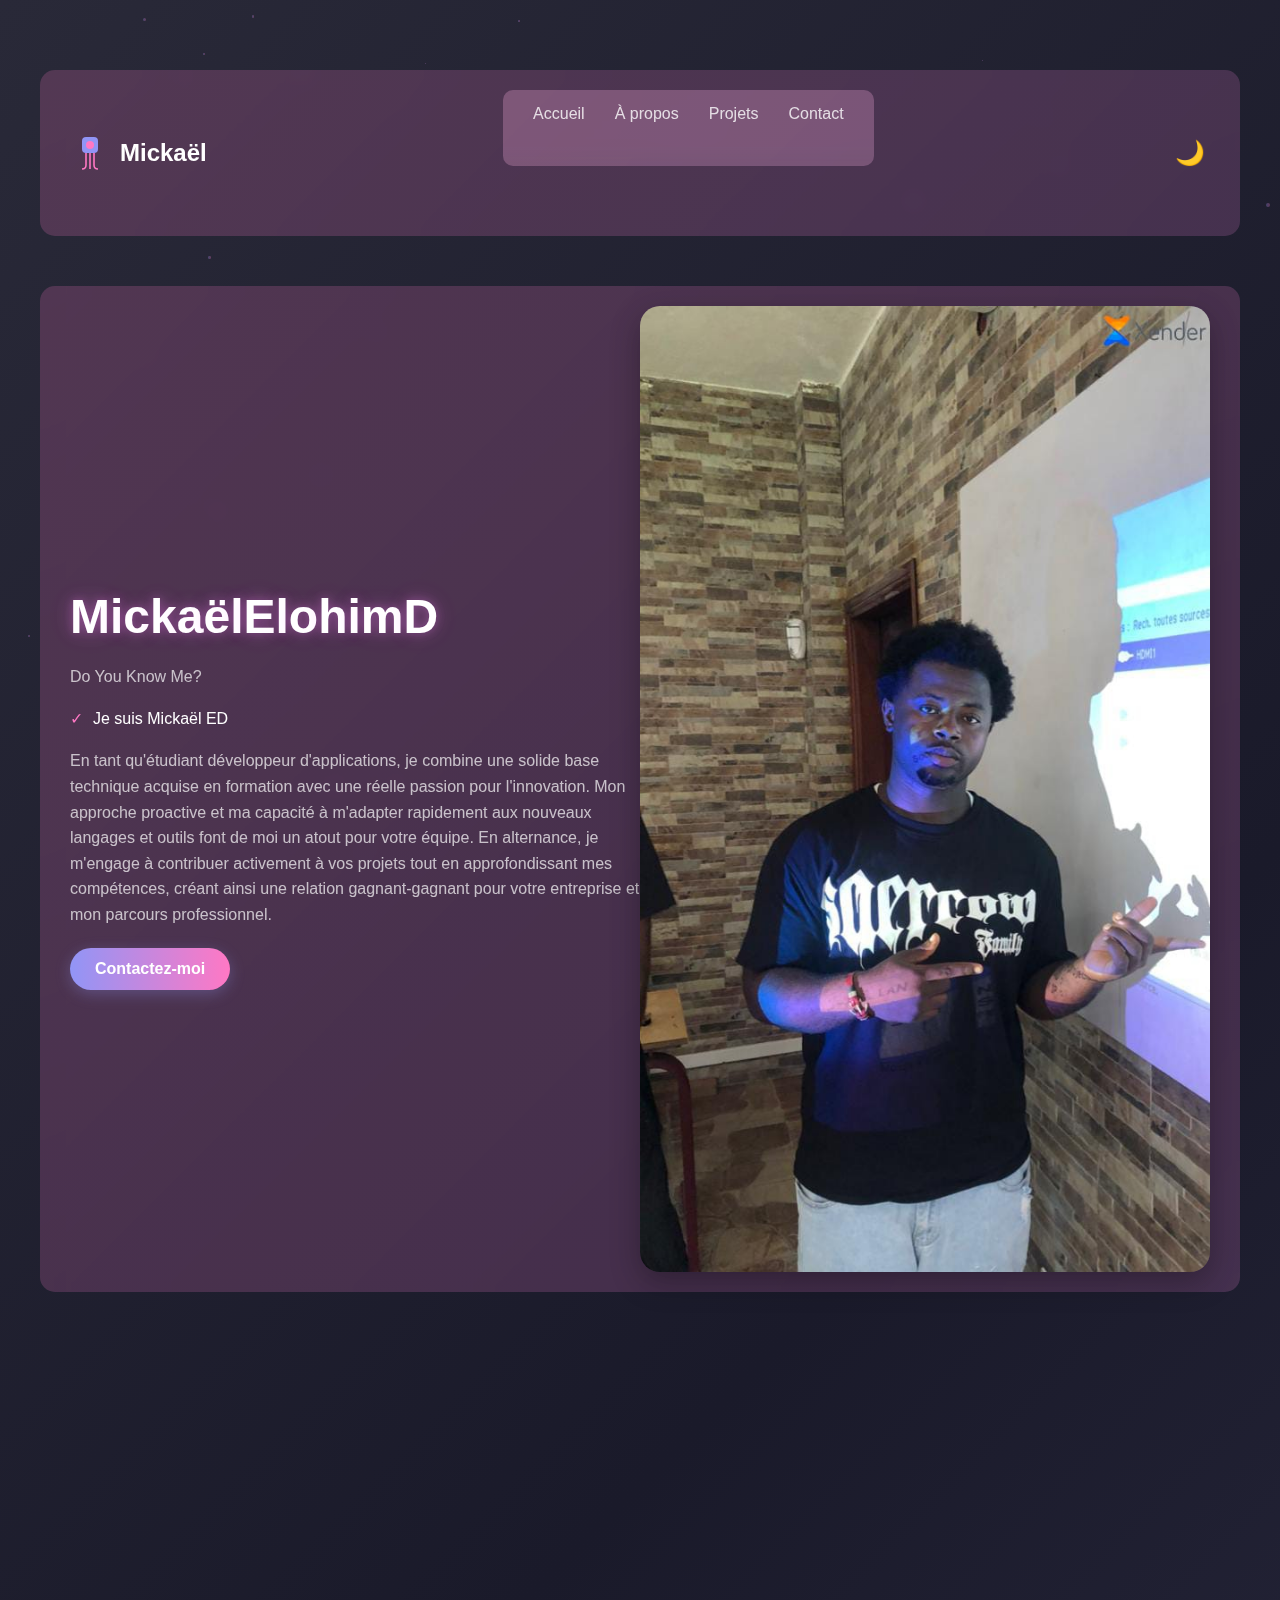
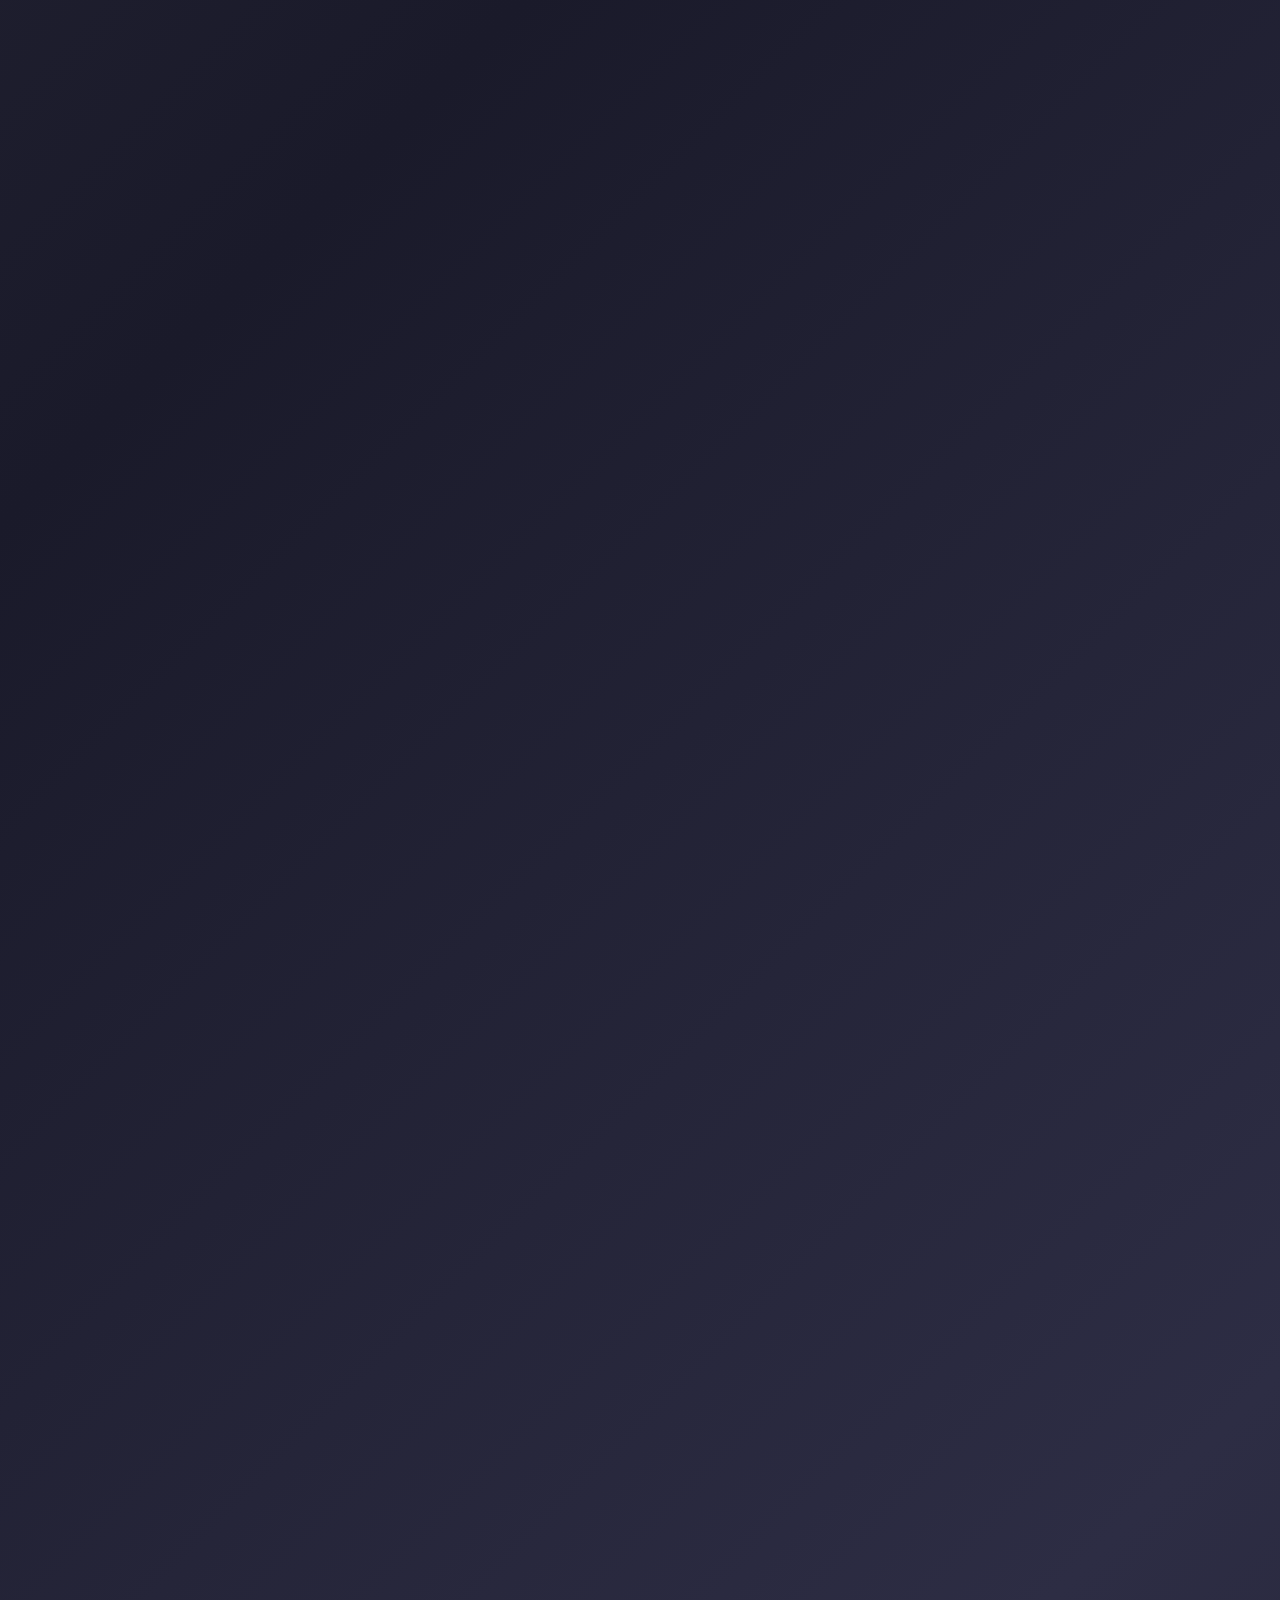
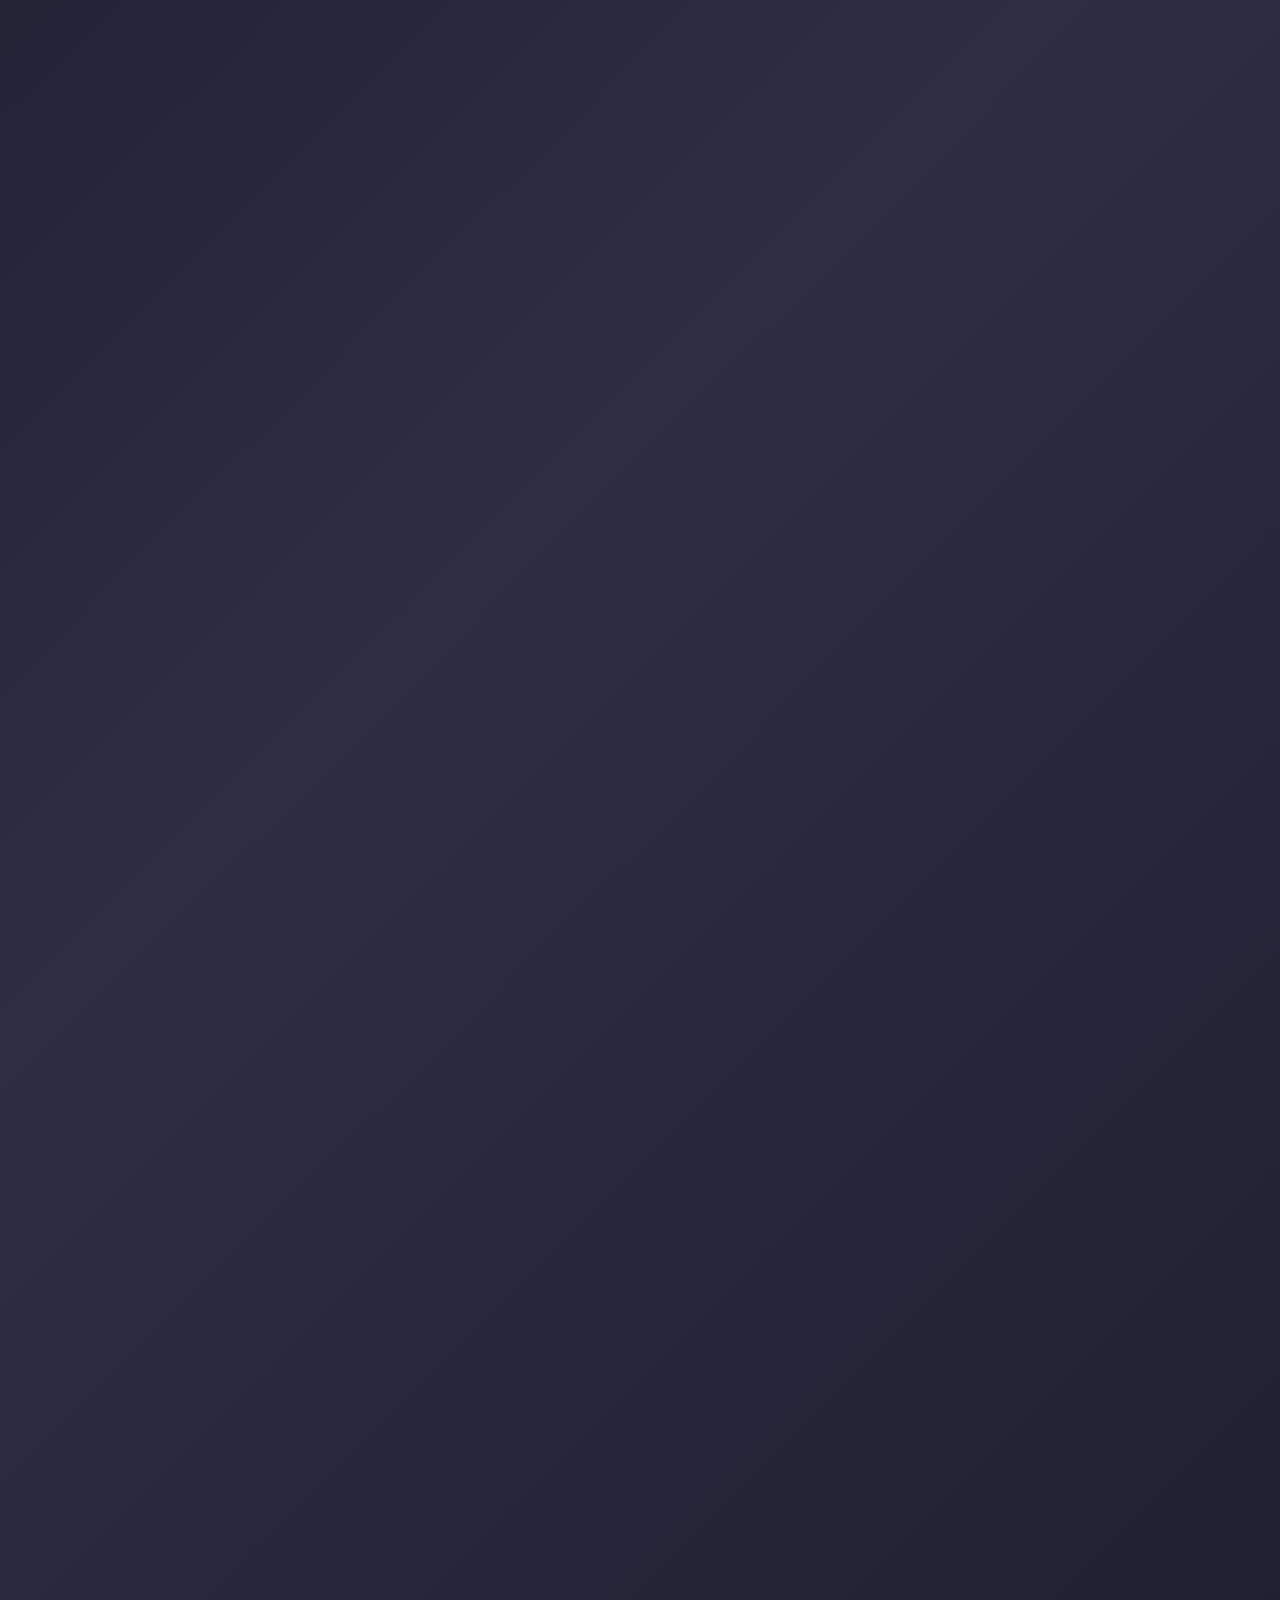
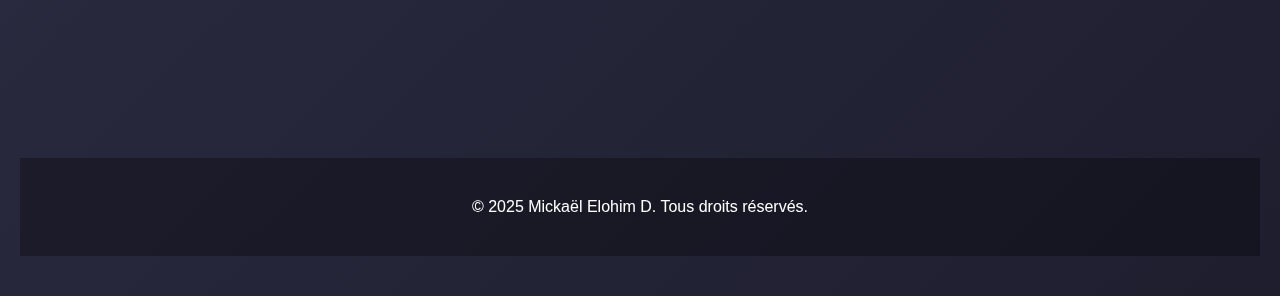
<file: index.html>
<!DOCTYPE html>
<html lang="fr">
<head>
    <meta charset="UTF-8">
    <meta name="viewport" content="width=device-width, initial-scale=1.0">
    <title>Portfolio de Mickaël</title>
    <!-- Ajout de Font Awesome pour les icônes -->
    <link rel="stylesheet" href="https://cdnjs.cloudflare.com/ajax/libs/font-awesome/6.4.0/css/all.min.css">
    <style>
        * {
            margin: 0;
            padding: 0;
            box-sizing: border-box;
            font-family: 'Segoe UI', Tahoma, Geneva, Verdana, sans-serif;
        }

        :root {
            --text-color: #fff;
            --accent-color: #9195F6;
            --accent-color-2: #FF78C4;
        }

        body {
            background: linear-gradient(-45deg, #1e1e2f, #2d2d44, #1a1a2a, #292938);
            background-size: 400% 400%;
            animation: gradientFlow 15s ease infinite;
            color: #fff;
            min-height: 100vh;
            display: flex;
            flex-direction: column;
            padding: 40px 20px;
            position: relative;
            overflow-x: hidden;
        }

        body::before {
            content: '';
            position: fixed;
            top: 0;
            left: 0;
            width: 100%;
            height: 100%;
            background: url('data:image/svg+xml;utf8,<svg xmlns="http://www.w3.org/2000/svg" width="100" height="100" viewBox="0 0 100 100"><rect width="100" height="100" fill="none"/><path d="M0,0L100,100M100,0L0,100" stroke="rgba(255,255,255,0.03)" stroke-width="0.5"/></svg>');
            filter: blur(50px);
            opacity: 0.1;
            z-index: -1;
        }

        .container {
            max-width: 1200px;
            margin: 0 auto;
            padding: 20px;
        }

        /* Header */
        header {
            position: relative;
            padding: 30px 0;
            margin-bottom: 60px;
        }

        header nav {
            display: flex;
            justify-content: space-between;
            align-items: center;
            background-color: rgba(255, 255, 255, 0.1);
            backdrop-filter: blur(10px);
            border-radius: 10px;
            padding: 15px 30px;
            margin-bottom: 50px;
        }

        .logo {
            display: flex;
            align-items: center;
            font-size: 24px;
            font-weight: bold;
            color: white;
        }
        
        .logo svg {
            width: 40px;
            height: 40px;
            margin-right: 10px;
        }

        .menu {
            display: flex;
            list-style: none;
            gap: 30px;
        }

        .menu li a {
            text-decoration: none;
            color: #fff;
            font-size: 16px;
            opacity: 0.8;
            transition: opacity 0.3s;
            position: relative;
        }

        .menu li a:hover {
            opacity: 1;
        }

        .menu li a::after {
            content: '';
            position: absolute;
            bottom: -5px;
            left: 0;
            width: 0;
            height: 2px;
            background: linear-gradient(to right, var(--accent-color), var(--accent-color-2));
            transition: width 0.3s;
        }

        .menu li a:hover::after {
            width: 100%;
        }

        header .container {
            display: flex;
            justify-content: space-between;
            align-items: center;
        }

        header .texte {
            flex: 1;
            max-width: 60%;
        }

        header .photo {
            flex: 1;
            display: flex;
            justify-content: center;
            align-items: center;
        }

        header .photo img {
            max-width: 100%;
            border-radius: 20px;
            box-shadow: 0 10px 30px rgba(0, 0, 0, 0.3);
        }

        h1 {
            color: #fff;
            font-size: 48px;
            margin-bottom: 20px;
            text-shadow: 0 0 10px rgba(255, 130, 255, 0.3),
                         0 0 20px rgba(255, 130, 255, 0.2),
                         0 0 30px rgba(255, 130, 255, 0.1);
            animation: glowPulse 3s infinite;
        }

        header p {
            color: rgba(255, 255, 255, 0.7);
            line-height: 1.6;
            margin-bottom: 20px;
            font-size: 16px;
        }

        header ul {
            list-style: none;
            margin-bottom: 20px;
        }

        header ul li {
            margin-bottom: 8px;
            display: flex;
            align-items: center;
        }

        header ul li .check {
            color: var(--accent-color-2);
            margin-right: 10px;
        }

        .bouton {
            display: inline-block;
            background: linear-gradient(to right, var(--accent-color), var(--accent-color-2));
            color: white;
            padding: 12px 25px;
            border-radius: 30px;
            text-decoration: none;
            font-weight: bold;
            box-shadow: 0 4px 15px rgba(145, 149, 246, 0.3);
            transition: transform 0.3s, box-shadow 0.3s;
        }

        .bouton:hover {
            transform: translateY(-3px);
            box-shadow: 0 8px 20px rgba(145, 149, 246, 0.5);
        }

        /* Section À propos */
        #a-propos {
            padding: 60px 0;
        }

        #a-propos .container {
            display: flex;
            align-items: center;
            gap: 50px;
        }

        #a-propos .photo {
            flex: 1;
        }

        #a-propos .photo img {
            max-width: 100%;
            border-radius: 20px;
            box-shadow: 0 10px 30px rgba(0, 0, 0, 0.3);
        }

        #a-propos .texte {
            flex: 1;
        }

        h2 {
            font-size: 36px;
            margin-bottom: 15px;
            position: relative;
            display: inline-block;
        }

        h2::after {
            content: '';
            position: absolute;
            bottom: -5px;
            left: 0;
            width: 60px;
            height: 3px;
            background: linear-gradient(to right, var(--accent-color), var(--accent-color-2));
        }

        .sous-titre {
            color: var(--accent-color-2);
            font-size: 18px;
            margin-bottom: 20px;
            font-weight: 500;
        }

        /* Section Projets */
        #projets {
            padding: 60px 0;
        }

        .projets-grid {
            display: grid;
            grid-template-columns: repeat(2, 1fr);
            gap: 30px;
            margin-top: 40px;
        }

        .projet-card {
            background: rgba(255, 255, 255, 0.1);
            border-radius: 15px;
            overflow: hidden;
            position: relative;
            transition: transform 0.3s, box-shadow 0.3s;
            box-shadow: 0 4px 20px rgba(0, 0, 0, 0.2);
            transform: translateY(50px);
            opacity: 0;
            animation: fadeIn 0.6s forwards;
            animation-delay: calc(var(--i, 0) * 0.2s);
        }

        .projet-card:hover {
            animation: floatCard 3s ease infinite;
            box-shadow: 0 15px 30px rgba(145, 149, 246, 0.5),
                    0 5px 15px rgba(255, 120, 196, 0.5);
        }

        .projet-card.visible {
            transform: translateY(0);
            opacity: 1;
        }

        .projet-card.large {
            grid-column: span 2;
        }

        .projet-image {
            position: relative;
            overflow: hidden;
            height: 250px;
        }

        .projet-image img {
            width: 100%;
            height: 100%;
            object-fit: cover;
            transition: transform 0.5s;
        }

        .projet-card:hover .projet-image img {
            transform: scale(1.05);
        }

        .projet-overlay {
            position: absolute;
            bottom: 0;
            left: 0;
            width: 100%;
            padding: 20px;
            background: linear-gradient(to top, rgba(0, 0, 0, 0.8), transparent);
            color: white;
        }

        .projet-tag {
            display: inline-block;
            background: var(--accent-color-2);
            padding: 5px 10px;
            border-radius: 20px;
            font-size: 12px;
            font-weight: bold;
            margin-bottom: 10px;
        }

        .arrow {
            font-size: 16px;
            margin-left: 10px;
        }

        .all-projects {
            text-align: center;
            margin-top: 40px;
        }
        /* Améliorations pour la section Projets */
.projets-grid {
    display: grid;
    grid-template-columns: repeat(auto-fit, minmax(300px, 1fr));
    gap: 30px;
    margin-top: 40px;
}

.projet-card {
    background: rgba(255, 255, 255, 0.1);
    border-radius: 15px;
    overflow: hidden;
    position: relative;
    transition: transform 0.4s ease-out, box-shadow 0.4s;
    box-shadow: 0 4px 20px rgba(0, 0, 0, 0.2);
    transform: translateY(50px);
    opacity: 0;
    animation: fadeIn 0.6s forwards;
    animation-delay: calc(var(--i, 0) * 0.2s);
}

.projet-card:hover {
    transform: translateY(-8px) scale(1.02);
    box-shadow: 0 15px 35px rgba(0, 0, 0, 0.3);
    z-index: 10;
}

.projet-image {
    position: relative;
    overflow: hidden;
    height: 250px;
}

.projet-image img {
    width: 100%;
    height: 100%;
    object-fit: cover;
    transition: transform 0.5s, filter 0.5s;
    filter: grayscale(100%);
}

.projet-card:hover .projet-image img {
    transform: scale(1.08);
    filter: grayscale(0%);
}

.projet-overlay {
    position: absolute;
    bottom: 0;
    left: 0;
    width: 100%;
    padding: 25px;
    background: linear-gradient(to top, rgba(0, 0, 0, 0.9), transparent);
    color: white;
    transform: translateY(50px);
    opacity: 0;
    transition: transform 0.4s, opacity 0.4s;
}

.projet-card:hover .projet-overlay {
    transform: translateY(0);
    opacity: 1;
}

.projet-tag {
    display: inline-block;
    background: var(--accent-color-2);
    padding: 6px 12px;
    border-radius: 20px;
    font-size: 12px;
    font-weight: bold;
    margin-bottom: 12px;
    transform: translateX(-20px);
    opacity: 0;
    transition: transform 0.4s, opacity 0.4s;
    transition-delay: 0.1s;
}

.projet-card:hover .projet-tag {
    transform: translateX(0);
    opacity: 1;
}

.projet-overlay p {
    transform: translateY(20px);
    opacity: 0;
    transition: transform 0.4s, opacity 0.4s;
    transition-delay: 0.2s;
}

.projet-card:hover .projet-overlay p {
    transform: translateY(0);
    opacity: 1;
}

.arrow {
    display: inline-block;
    font-size: 16px;
    margin-left: 10px;
    transform: translateX(-10px);
    opacity: 0;
    transition: transform 0.4s, opacity 0.4s;
    transition-delay: 0.15s;
}

.projet-card:hover .arrow {
    transform: translateX(0);
    opacity: 1;
}

/* Animation de pulse pour attirer l'attention sur les projets */
@keyframes pulse {
    0% {
        box-shadow: 0 0 0 0 rgba(255, 120, 196, 0.4);
    }
    70% {
        box-shadow: 0 0 0 15px rgba(255, 120, 196, 0);
    }
    100% {
        box-shadow: 0 0 0 0 rgba(255, 120, 196, 0);
    }
}

.projet-card:nth-child(3n+1) {
    animation: pulse 2s infinite;
    animation-delay: 1s;
}

/* Animation générale de la page */
.page-transition {
    animation: pageTransition 1s ease;
}

@keyframes pageTransition {
    0% {
        opacity: 0;
        transform: translateY(20px);
    }
    100% {
        opacity: 1;
        transform: translateY(0);
    }
}

/* Ajout d'un overlay au survol avec zoom progressif */
.projet-card::after {
    content: '';
    position: absolute;
    top: 0;
    left: 0;
    width: 100%;
    height: 100%;
    background: linear-gradient(135deg, rgba(145, 149, 246, 0.3), rgba(255, 120, 196, 0.3));
    opacity: 0;
    transition: opacity 0.4s;
    z-index: 1;
}

.projet-card:hover::after {
    opacity: 1;
}

/* Amélioration de l'animation de transition entre les pages */
.transition-fade {
    transition: 0.4s;
    opacity: 1;
}

html.is-animating .transition-fade {
    opacity: 0;
    transform: translateY(20px);
}

        /* Section Compétences */
        #competences {
            padding: 60px 0;
            background: rgba(0, 0, 0, 0.2);
        }

        .competences-grid {
            display: grid;
            grid-template-columns: repeat(3, 1fr);
            gap: 30px;
            margin-top: 40px;
        }

        .competence {
            text-align: center;
            padding: 20px;
            background: rgba(255, 255, 255, 0.05);
            border-radius: 10px;
            transition: transform 0.3s;
        }

        .competence:hover {
            transform: translateY(-5px);
        }

        .circle-container {
            position: relative;
            width: 120px;
            height: 120px;
            margin: 0 auto 20px;
        }

        .circle-bg {
            position: absolute;
            top: 0;
            left: 0;
            width: 100%;
            height: 100%;
            border-radius: 50%;
            background-color: rgba(255, 255, 255, 0.1);
        }

        .circle-inner {
            position: absolute;
            top: 0;
            left: 0;
            width: 100%;
            height: 100%;
            border-radius: 50%;
            background-color: rgba(30, 30, 50, 0.8);
            display: flex;
            justify-content: center;
            align-items: center;
            font-size: 24px;
            font-weight: bold;
        }

        .circle-progress {
            position: absolute;
            top: 0;
            left: 0;
            width: 100%;
            height: 100%;
            clip: rect(0, 60px, 120px, 0);
        }

        .circle-progress.right {
            clip: rect(0, 120px, 120px, 60px);
        }

        .circle-fill {
            position: absolute;
            top: 0;
            left: 0;
            width: 100%;
            height: 100%;
            border-radius: 50%;
            clip: rect(0, 60px, 120px, 0);
        }

        .circle-progress.right .circle-fill {
            clip: rect(0, 120px, 120px, 60px);
        }

        .competence h3 {
            margin-top: 15px;
            font-size: 18px;
        }

        /* Couleurs spécifiques pour chaque compétence */
        .html .circle-fill { background-color: #E34F26; }
        .css .circle-fill { background-color: #1572B6; }
        .php .circle-fill { background-color: #777BB4; }
        .python .circle-fill { background-color: #3776AB; }
        .javascript .circle-fill { background-color: #F7DF1E; }
        .java .circle-fill { background-color: #007396; }
        .db .circle-fill { background-color: #4479A1; }
        .wordpress .circle-fill { background-color: #21759B; }
        .wix .circle-fill { background-color: #FAAD4E; }

        /* Section Contact */
        #contact {
            padding: 60px 0;
        }

        .contact-grid {
            display: grid;
            grid-template-columns: 1fr 2fr;
            gap: 40px;
            margin-top: 40px;
        }

        .contact-info h3,
        .contact-form h3 {
            margin-bottom: 20px;
            font-size: 24px;
        }

        .contact-info p {
            margin-bottom: 15px;
            display: flex;
            align-items: center;
        }

        .contact-info p i {
            margin-right: 15px;
            width: 20px;
            color: var(--accent-color);
        }

        .contact-form form {
            display: flex;
            flex-direction: column;
        }

        .contact-form label {
            margin-bottom: 5px;
            font-weight: 500;
        }

        .contact-form input,
        .contact-form textarea {
            margin-bottom: 20px;
            padding: 12px;
            border-radius: 8px;
            border: none;
            background: rgba(255, 255, 255, 0.1);
            color: white;
        }

        .contact-form textarea {
            min-height: 150px;
            resize: vertical;
        }

        .contact-form button {
            background: linear-gradient(to right, var(--accent-color), var(--accent-color-2));
            color: white;
            border: none;
            padding: 12px;
            border-radius: 8px;
            font-weight: bold;
            cursor: pointer;
            transition: transform 0.3s;
        }

        .contact-form button:hover {
            transform: translateY(-3px);
        }

        .social-links {
            display: flex;
            justify-content: center;
            gap: 20px;
            margin-top: 40px;
        }

        .social-icon {
            display: flex;
            justify-content: center;
            align-items: center;
            width: 50px;
            height: 50px;
            background: rgba(255, 255, 255, 0.1);
            color: white;
            border-radius: 50%;
            font-size: 20px;
            transition: transform 0.3s, background 0.3s;
        }

        .social-icon:hover {
            transform: translateY(-5px);
            background: linear-gradient(to right, var(--accent-color), var(--accent-color-2));
        }

        /* Footer */
        footer {
            padding: 20px 0;
            background: rgba(0, 0, 0, 0.3);
            text-align: center;
        }

        /* Particules */
        #particles {
            position: fixed;
            top: 0;
            left: 0;
            width: 100%;
            height: 100%;
            pointer-events: none;
            z-index: -1;
        }

        .particle {
            position: absolute;
            width: 2px;
            height: 2px;
            background: linear-gradient(to right, var(--accent-color), var(--accent-color-2));
            border-radius: 50%;
            opacity: 0.3;
            animation: float 8s infinite alternate;
        }

        /* Animations */
        @keyframes float {
            0% { transform: translateY(0) rotate(0deg); }
            100% { transform: translateY(-10px) rotate(360deg); }
        }

        @keyframes gradientFlow {
            0% { background-position: 0% 50%; }
            50% { background-position: 100% 50%; }
            100% { background-position: 0% 50%; }
        }

        @keyframes fadeIn {
            from {
                opacity: 0;
                transform: translateY(50px);
            }
            to {
                opacity: 1;
                transform: translateY(0);
            }
        }

        /* Animation des cercles de compétences */
        @keyframes fillLeft {
            0% { transform: rotate(0deg); }
            100% { transform: rotate(180deg); }
        }

        @keyframes fillRight {
            0% { transform: rotate(0deg); }
            100% { transform: rotate(180deg); }
        }

        /* Styles pour le logo et la nouvelle navigation */
        .logo {
            display: flex;
            align-items: center;
            font-size: 24px;
            font-weight: bold;
            color: white;
        }
        
        .logo svg {
            width: 40px;
            height: 40px;
            margin-right: 10px;
        }
        
        .dark-mode-toggle {
            background: none;
            border: none;
            color: white;
            font-size: 20px;
            cursor: pointer;
            transition: transform 0.3s;
        }
        
        .dark-mode-toggle:hover {
            transform: rotate(360deg);
        }
        
        /* Variables pour le mode clair */
        body.light-mode {
            background: linear-gradient(-45deg, #f0f0f5, #e0e0e5, #d0d0d5, #e0e0e5);
            color: #333;
        }
        
        body.light-mode h1, 
        body.light-mode h2, 
        body.light-mode h3 {
            color: #333;
        }
        
        body.light-mode p {
            color: #555;
        }
        
        body.light-mode .menu li a {
            color: #333;
        }
        
        body.light-mode .logo,
        body.light-mode .project-title,
        body.light-mode .competence h3 {
            color: #222;
        }
        
        body.light-mode .circle-inner {
            color: #222;
            background-color: rgba(240, 240, 240, 0.8);
        }
        
        /* Animation épique pour le header */
        @keyframes gradientWave {
            0% {
                background-position: 0% 50%;
                box-shadow: 0 0 20px rgba(145, 149, 246, 0.5);
            }
            50% {
                background-position: 100% 50%;
                box-shadow: 0 0 40px rgba(255, 120, 196, 0.7);
            }
            100% {
                background-position: 0% 50%;
                box-shadow: 0 0 20px rgba(145, 149, 246, 0.5);
            }
        }
        
        header .container {
            background: linear-gradient(-45deg, rgba(145, 149, 246, 0.2), rgba(255, 120, 196, 0.2));
            background-size: 400% 400%;
            animation: gradientWave 10s ease infinite;
            border-radius: 15px;
            padding: 20px 30px;
            backdrop-filter: blur(10px);
            display: flex;
            justify-content: space-between;
            align-items: center;
            margin-bottom: 50px;
        }
        
        /* Animation pour les cartes de projets */
        @keyframes floatCard {
            0% {
                transform: translateY(0px) rotate(0deg);
            }
            50% {
                transform: translateY(-15px) rotate(1deg);
            }
            100% {
                transform: translateY(0px) rotate(0deg);
            }
        }
        
        .projet-card:hover {
            animation: floatCard 3s ease infinite;
            box-shadow: 0 15px 30px rgba(145, 149, 246, 0.5),
                        0 5px 15px rgba(255, 120, 196, 0.5);
        }
        
        /* Animation pour le titre principal */
        @keyframes glowPulse {
            0% {
                text-shadow: 0 0 10px rgba(255, 130, 255, 0.3),
                             0 0 20px rgba(255, 130, 255, 0.2);
            }
            50% {
                text-shadow: 0 0 20px rgba(255, 130, 255, 0.5),
                             0 0 40px rgba(255, 130, 255, 0.4),
                             0 0 60px rgba(255, 130, 255, 0.3);
            }
            100% {
                text-shadow: 0 0 10px rgba(255, 130, 255, 0.3),
                             0 0 20px rgba(255, 130, 255, 0.2);
            }
        }
        
        h1 {
            animation: glowPulse 3s infinite;
        }

        /* NOUVELLES RÈGLES DE RESPONSIVITÉ */

        /* Règles de responsivité globales */
        @media (max-width: 1200px) {
            .container {
                max-width: 90%;
            }
        }

        /* Tablettes et appareils moyens */
        @media (max-width: 992px) {
            h1 {
                font-size: 38px;
            }
            
            h2 {
                font-size: 30px;
            }
            
            header .container, #a-propos .container {
                flex-direction: column;
            }
            
            header .texte, #a-propos .texte {
                max-width: 100%;
                order: 2;
            }
            
            header .photo, #a-propos .photo {
                margin-bottom: 30px;
                order: 1;
                max-width: 70%;
                margin: 0 auto 30px;
            }
            
            .projets-grid {
                grid-template-columns: repeat(2, 1fr);
            }
            
            .competences-grid {
                grid-template-columns: repeat(2, 1fr);
                gap: 20px;
            }
            
            .circle-container {
                width: 100px;
                height: 100px;
            }
            
            .contact-grid {
                grid-template-columns: 1fr;
                gap: 30px;
            }
            
            .contact-info {
                text-align: center;
            }
            
            .contact-info p {
                justify-content: center;
            }
        }

        /* Appareils mobiles et petites tablettes */
        @media (max-width: 768px) {
            body {
                padding: 20px 10px;
            }
            
            h1 {
                font-size: 32px;
            }
            
            h2 {
                font-size: 26px;
            }
            
            header nav {
                position: relative;
                flex-direction: row;
                justify-content: space-between;
                padding: 15px;
                align-items: center;
            }
            
            .logo {
                margin-bottom: 0;
                font-size: 20px;
            }
            
            /* Style pour le bouton menu hamburger sur mobile - CORRIGÉ */
            .menu-toggle {
                display: block !important; /* Force l'affichage du bouton */
                background: none;
                border: none;
                color: white;
                font-size: 26px;
                cursor: pointer;
                margin-left: auto;
                margin-right: 20px;
                z-index: 999;
            }
            
            /* Menu mobile amélioré - CORRIGÉ */
            .menu {
                display: none;
                position: fixed;
                top: 70px; /* Ajustez selon la hauteur de votre navbar */
                left: 0;
                width: 100%;
                flex-direction: column;
                background: rgba(30, 30, 50, 0.95);
                backdrop-filter: blur(10px);
                padding: 20px;
                z-index: 998;
                text-align: center;box-shadow: 0 10px 20px rgba(0, 0, 0, 0.3);
                border-radius: 0 0 10px 10px;
            }
            
            .menu.active {
                display: flex;
                animation: fadeIn 0.3s forwards;
            }
            
            .menu li {
                margin: 10px 0;
            }
            
            .menu li a {
                display: block;
                padding: 10px;
                font-size: 18px;
            }
            
            header .photo, #a-propos .photo {
                max-width: 90%;
            }
            
            .projets-grid {
                grid-template-columns: 1fr;
            }
            
            .projet-card.large {
                grid-column: span 1;
            }
            
            .competences-grid {
                grid-template-columns: repeat(2, 1fr);
                gap: 15px;
            }
            
            .social-links {
                gap: 15px;
            }
            
            .social-icon {
                width: 40px;
                height: 40px;
                font-size: 18px;
            }

            /* Corrections pour les animations sur mobile */
            @keyframes floatCard {
                0% {
                    transform: translateY(0px) rotate(0deg);
                }
                50% {
                    transform: translateY(-5px) rotate(0.5deg);
                }
                100% {
                    transform: translateY(0px) rotate(0deg);
                }
            }
            
            .projet-card:hover {
                animation: floatCard 2s ease infinite;
                box-shadow: 0 10px 20px rgba(145, 149, 246, 0.4),
                            0 5px 10px rgba(255, 120, 196, 0.4);
            }

            /* Fix pour les animations de cercle de compétences */
            .circle-progress.right .circle-fill,
            .circle-progress.left .circle-fill {
                clip-path: unset;
            }
            
            /* Optimisations pour le header sur mobile */
            header .container:first-child {
                flex-direction: row;
                align-items: center;
                justify-content: space-between;
                padding: 15px;
            }
            
            .dark-mode-toggle {
                margin-left: 15px;
            }
        }

        /* Petits appareils mobiles */
        @media (max-width: 480px) {
            header nav {
                padding: 10px;
            }
            
            .logo {
                font-size: 18px;
            }
            
            .logo svg {
                width: 28px;
                height: 28px;
            }
            
            .menu {
                gap: 10px;
                font-size: 14px;
            }
            
            h1 {
                font-size: 28px;
            }
            
            h2 {
                font-size: 22px;
            }
            
            .sous-titre {
                font-size: 16px;
            }
            
            .bouton {
                padding: 10px 20px;
                font-size: 14px;
            }
            
            .competences-grid {
                grid-template-columns: 1fr;
            }
            
            .circle-container {
                width: 80px;
                height: 80px;
            }
            
            .circle-inner {
                font-size: 18px;
            }
            
            .competence h3 {
                font-size: 16px;
            }
            
            .contact-form input,
            .contact-form textarea {
                padding: 10px;
            }
            
            .social-icon {
                width: 35px;
                height: 35px;
                font-size: 16px;
            }
        }

        /* Animations et styles pour le menu mobile */
        @keyframes slideDown {
            from {
                opacity: 0;
                transform: translateY(-10px);
            }
            to {
                opacity: 1;
                transform: translateY(0);
            }
        }

        /* Corrections pour le menu mobile */
.menu-toggle {
    display: none; /* Caché par défaut sur desktop */
    color: white;
    border: none;
    background: none;
    font-size: 26px;
    cursor: pointer;
    z-index: 999;
    position: relative;
    width: 40px;
    height: 40px;
    text-align: center;
    line-height: 40px;
    transition: transform 0.3s ease;
}

.menu-toggle:hover {
    transform: scale(1.1);
}

/* Afficher le menu toggle sur mobile */
@media (max-width: 768px) {
    .menu-toggle {
        display: block !important; /* Forcer l'affichage */
    }
    
    .menu {
        display: none; /* Caché par défaut sur mobile */
        position: absolute;
        top: 70px;
        left: 0;
        width: 100%;
        flex-direction: column;
        background: rgba(30, 30, 50, 0.95);
        backdrop-filter: blur(10px);
        padding: 20px;
        z-index: 998;
        border-radius: 0 0 15px 15px;
        box-shadow: 0 10px 20px rgba(0, 0, 0, 0.3);
    }
    
    .menu.active {
        display: flex !important; /* Forcer l'affichage quand actif */
    }
    
    .menu li {
        margin: 10px 0;
        text-align: center;
    }
    
    .menu li a {
        display: block;
        padding: 10px;
        font-size: 18px;
        opacity: 1;
    }
    
    /* Améliorer la visibilité des liens du menu */
    .menu li a::after {
        height: 2px;
        bottom: 5px;
    }
    
    /* Animation pour le menu */
    @keyframes slideDown {
        from {
            opacity: 0;
            transform: translateY(-20px);
        }
        to {
            opacity: 1;
            transform: translateY(0);
        }
    }
}

/* Corrections pour le mode sombre/clair */
/* Mode sombre (par défaut) */
:root {
    --bg-dark: linear-gradient(-45deg, #1e1e2f, #2d2d44, #1a1a2a, #292938);
    --text-dark: #fff;
    --bg-light: linear-gradient(-45deg, #f0f0f5, #e0e0e5, #d0d0d5, #e0e0e5);
    --text-light: #333;
    --accent-color: #9195F6;
    --accent-color-2: #FF78C4;
}

body {
    background: var(--bg-dark);
    color: var(--text-dark);
    transition: background 0.5s ease, color 0.5s ease;
}

/* Mode clair */
body.light-mode {
    background: var(--bg-light);
    color: var(--text-light);
}

body.light-mode h1, 
body.light-mode h2, 
body.light-mode h3 {
    color: #333;
}

body.light-mode .menu li a {
    color: #333;
}

body.light-mode .logo,
body.light-mode .projet-card h3,
body.light-mode .competence h3 {
    color: #222;
}

body.light-mode .circle-inner {
    color: #222;
    background-color: rgba(240, 240, 240, 0.8);
}

body.light-mode header nav,
body.light-mode .contact-form input,
body.light-mode .contact-form textarea {
    background-color: rgba(255, 255, 255, 0.2);
}

body.light-mode .projet-card {
    background: rgba(255, 255, 255, 0.2);
}

body.light-mode .competence {
    background: rgba(255, 255, 255, 0.2);
}

body.light-mode .social-icon {
    background: rgba(0, 0, 0, 0.1);
    color: #333;
}

/* Bouton de toggle mode */
.dark-mode-toggle {
    background: none;
    border: none;
    cursor: pointer;
    font-size: 24px;
    height: 40px;
    width: 40px;
    border-radius: 50%;
    display: flex;
    align-items: center;
    justify-content: center;
    transition: transform 0.3s ease, background-color 0.3s ease;
    position: relative;
    z-index: 10;
}

.dark-mode-toggle:hover {
    transform: rotate(180deg);
    background-color: rgba(255, 255, 255, 0.1);
}

body.light-mode .dark-mode-toggle:hover {
    background-color: rgba(0, 0, 0, 0.1);
}

/* Corrections générales pour la navigation */
header nav {
    display: flex;
    justify-content: space-between;
    align-items: center;
    background-color: rgba(255, 255, 255, 0.1);
    backdrop-filter: blur(10px);
    border-radius: 10px;
    padding: 15px 30px;
    position: relative;
    z-index: 1000;
}

/* Corrige le positionnement du logo */
.logo {
    display: flex;
    align-items: center;
    font-size: 24px;
    font-weight: bold;
    z-index: 1000;
}

/* Corrections de responsive design */
@media (max-width: 768px) {
    header nav {
        padding: 10px 15px;
    }
    
    .logo {
        font-size: 20px;
    }
    
    .logo svg {
        width: 30px;
        height: 30px;
    }
    
    .dark-mode-toggle {
        font-size: 20px;
        margin-left: 10px;
    }
        }

        /* Animation de transition pour le changement de mode */
        .transition-theme {
            transition: background 0.5s ease, color 0.5s ease, box-shadow 0.5s ease;
        }

        /* Gestion des interactions tactiles sur mobile */
        .projet-card.touch-active {
            transform: scale(0.98);
            transition: transform 0.3s ease;
        }

        .projet-card.touch-active .projet-overlay {
            opacity: 1;
            transform: translateY(0);
        }

        .projet-card.touch-active .projet-tag,
        .projet-card.touch-active .arrow,
        .projet-card.touch-active .projet-overlay p {
            opacity: 1;
            transform: translateX(0) translateY(0);
        }

        /* Améliorer les formulaires sur mobile */
        @media (max-width: 768px) {
            input, textarea, button {
                -webkit-appearance: none;
                border-radius: 8px;
                font-size: 16px; /* Empêche le zoom automatique sur iOS */
            }
            
            .contact-form input,
            .contact-form textarea {
                margin-bottom: 15px;
                padding: 15px;
            }
            
            .contact-form button {
                padding: 15px;
                width: 100%;
            }
            
            /* Espacement pour éviter que le doigt ne cache le texte */
            .bouton {
                padding: 12px 25px;
                margin: 5px 0;
                display: inline-block;
            }
            
            /* Améliorer la lisibilité du texte sur petit écran */
            p, .sous-titre {
                line-height: 1.6;
            }
        }

        /* Optimisation des performances sur mobile */
        @media (max-width: 768px) {
            /* Réduire la quantité d'animations en arrière-plan */
            #particles .particle:nth-child(odd) {
                display: none;
            }
            
            /* Simplifier les transitions */
            .projet-card {
                transition: transform 0.3s ease, box-shadow 0.3s ease;
            }
            
            body.mobile-optimized .projet-card:hover {
                animation: none;
                transform: translateY(-5px);
            }
            
            /* Optimiser les éléments qui pourraient causer des problèmes de performance */
            body.mobile-optimized {
                background-size: 300% 300%;
                animation: gradientFlow 20s ease infinite;
            }
        }

        /* Fix pour iPhone et Safari */
        @supports (-webkit-touch-callout: none) {
            /* Styles spécifiques à iOS */
            .menu-toggle, .bouton, input[type="submit"] {
                -webkit-tap-highlight-color: transparent;
            }
            
            /* Empêcher le comportement de survol persistant sur iOS */
            .projet-card:hover::after {
                opacity: 0;
            }
            
            .projet-card.touch-active::after {
                opacity: 1;
            }
        }

        /* Adaptation des grilles pour différentes tailles d'écran */
        @media (min-width: 481px) and (max-width: 768px) {
            .projets-grid {
                grid-template-columns: repeat(auto-fit, minmax(280px, 1fr));
            }
        }

        @media (min-width: 769px) and (max-width: 1024px) {
            .projets-grid {
                grid-template-columns: repeat(auto-fit, minmax(320px, 1fr));
            }
            
            .competences-grid {
                grid-template-columns: repeat(3, 1fr);
            }
        }

        /* Orientation paysage sur mobile */
        @media (max-width: 900px) and (orientation: landscape) {
            body {
                padding: 10px;
            }
            
            header .photo, #a-propos .photo {
                max-width: 40%;
            }
            
            .competences-grid {
                grid-template-columns: repeat(4, 1fr);
            }
            
            .circle-container {
                width: 70px;
                height: 70px;
            }
            
            .contact-grid {
                grid-template-columns: 1fr 1fr;
            }
        }

        /* Style pour appareil mobile détecté via JS */
        body.mobile-device {
            /* Réduire certains effets qui pourraient ralentir l'appareil */
            --reduced-motion: true;
        }
        /* Correction pour le fond sombre sur mobile */
@media (max-width: 768px) {
    body {
        background: var(--bg-dark) !important; /* Forcer le même fond sur mobile */
    }
    
    /* S'assurer que le corps de la page a le même aspect en mode clair/sombre */
    body.light-mode {
        background: var(--bg-light) !important;
    }
    
    /* Correction pour le menu déroulant qui apparaît sous la photo */
    .menu {
        position: fixed !important; /* Au lieu de absolute pour s'assurer qu'il est au-dessus de tout */
        top: 70px !important;
        left: 0 !important;
        width: 100% !important;
        z-index: 9999 !important; /* Z-index très élevé pour être sûr qu'il s'affiche au-dessus */
        background: rgba(30, 30, 50, 0.85) !important; /* Plus transparent pour voir le contenu en-dessous */
        backdrop-filter: blur(10px) !important; /* Effet de flou renforcé */
        -webkit-backdrop-filter: blur(10px) !important; /* Pour Safari */
    }
    
    /* S'assurer que le menu actif est bien visible */
    .menu.active {
        display: flex !important;
        flex-direction: column !important;
        align-items: center !important; /* Centrer les éléments */
        padding: 25px 0 !important; /* Plus d'espace vertical */
    }
    
    /* Styling des éléments du menu */
    .menu li {
        margin: 12px 0 !important; /* Plus d'espace entre les éléments */
        width: 100% !important; /* Prendre toute la largeur */
        text-align: center !important;
    }
    
    .menu li a {
        font-size: 18px !important;
        font-weight: 500 !important; /* Un peu plus bold pour la lisibilité */
        padding: 12px 0 !important;
        display: inline-block !important;
        width: 80% !important; /* Ne pas prendre toute la largeur */
    }
    
    /* Mode clair pour le menu */
    body.light-mode .menu {
        background: rgba(240, 240, 245, 0.85) !important;
    }
    
    /* S'assurer que la navbar a un z-index suffisant */
    header nav {
        z-index: 10000 !important; /* Plus haut que le menu */
    }
}

/* Animation améliorée pour le menu déroulant */
@keyframes slideDown {
    from {
        opacity: 0;
        transform: translateY(-20px);
    }
    to {
        opacity: 1;
        transform: translateY(0);
    }
}

.menu.active {
    animation: slideDown 0.3s ease forwards !important;
}
/* Styles pour la nouvelle structure de navigation */
.nav-controls {
    display: flex;
    align-items: center;
    gap: 15px;
}

/* Correction pour que la navbar soit cohérente sur mobile */
@media (max-width: 768px) {
    /* Ajuster l'apparence globale de la page */
    body::before {
        opacity: 0.15; /* Augmenter légèrement l'opacité du motif de fond */
    }
    
    /* Ajuster les conteneurs pour qu'ils ressemblent plus à la version desktop */
    .container {
        padding: 15px;
        margin: 10px auto;
        border-radius: 15px;
        box-shadow: 0 0 20px rgba(0, 0, 0, 0.2);
        background-color: rgba(41, 41, 56, 0.7);
        backdrop-filter: blur(5px);
    }
    
    body.light-mode .container {
        background-color: rgba(240, 240, 245, 0.7);
        box-shadow: 0 0 20px rgba(0, 0, 0, 0.1);
    }
    
    /* Header plus propre */
    header {
        margin-bottom: 30px;
    }
    
    header nav {
        margin-bottom: 20px;
        border-radius: 12px;
        padding: 12px 20px;
    }
    
    /* Aligner les boutons correctement */
    .nav-controls {
        margin-left: auto;
    }
    
    /* Style pour assurer que le menu déroulant est bien visible et positionné */
    .menu {
        top: 60px !important; /* Ajusté pour être juste sous la navbar */
        box-shadow: 0 10px 25px rgba(0, 0, 0, 0.4) !important;
    }
    
    /* Transition pour le mode sombre/clair plus fluide */
    .transition-theme,
    .container,
    header nav,
    .menu,
    body {
        transition: all 0.4s ease;
    }
    
    /* S'assurer que les particules sont moins visibles sur mobile */
    .particle {
        opacity: 0.2;
    }
    
    /* Ajuster le conteneur principal pour qu'il soit similaire sur mobile et desktop */
    #accueil .container:not(:first-child),
    #a-propos .container,
    #projets .container,
    #competences .container,
    #contact .container {
        background-color: rgba(41, 41, 56, 0.7);
        backdrop-filter: blur(5px);
    }
    
    body.light-mode #accueil .container:not(:first-child),
    body.light-mode #a-propos .container,
    body.light-mode #projets .container,
    body.light-mode #competences .container,
    body.light-mode #contact .container {
        background-color: rgba(240, 240, 245, 0.7);
    }
}
/* Correction du menu mobile */

/* Modification du positionnement du menu */
@media (max-width: 768px) {
    .menu {
        position: fixed !important; /* Force le positionnement fixe */
        top: 70px !important; /* Position sous la navbar */
        left: 0 !important;
        width: 100% !important;
        z-index: 9999 !important; /* Z-index élevé pour superposer sur tout le contenu */
        background: rgba(30, 30, 50, 0.95) !important; /* Fond semi-transparent */
        backdrop-filter: blur(10px) !important;
        -webkit-backdrop-filter: blur(10px) !important; /* Pour Safari */
        padding: 20px 0 !important;
        box-shadow: 0 10px 25px rgba(0, 0, 0, 0.3) !important;
        border-radius: 0 0 15px 15px !important;
        
        /* Important : ne pas mettre de position relative/absolute dans le parent */
    }
    
    /* S'assurer que le header a un z-index plus élevé */
    header nav {
        position: relative;
        z-index: 10000 !important; /* Plus haut que le menu */
    }
    
    /* Ajustement des éléments du menu */
    .menu.active {
        display: flex !important;
        flex-direction: column !important;
        align-items: center !important;
    }
    
    .menu li {
        width: 100% !important;
        text-align: center !important;
        margin: 10px 0 !important;
    }
    
    .menu li a {
        display: inline-block !important;
        width: 80% !important;
        padding: 12px 0 !important;
        font-size: 18px !important;
        opacity: 1 !important;
    }

    /* Mode clair */
    body.light-mode .menu {
        background: rgba(240, 240, 245, 0.95) !important;
    }
}

/* Correction pour la navigation */
.menu-toggle {
    display: none; /* Caché par défaut sur desktop */
    font-size: 24px !important;
    border: none !important;
    background: none !important;
    cursor: pointer !important;
    z-index: 10000 !important; /* S'assurer qu'il reste au-dessus */
}

@media (max-width: 768px) {
    .menu-toggle {
        display: block !important; /* Afficher sur mobile */
    }
}

/* Animation du menu */
@keyframes slideDown {
    from {
        opacity: 0;
        transform: translateY(-20px);
    }
    to {
        opacity: 1;
        transform: translateY(0);
    }
}

.menu.active {
    animation: slideDown 0.3s forwards !important;
}
    </style>
</head>
<body>
    <!-- Conteneur pour les particules -->
    <div id="particles"></div>

    <!-- Section Accueil -->
    <header id="accueil">
        <div class="container">
            <div class="logo">
                <svg xmlns="http://www.w3.org/2000/svg" viewBox="0 0 50 50" fill="#FF78C4">
                    <rect x="15" y="5" width="20" height="20" rx="5" fill="#9195F6" />
                    <circle cx="25" cy="15" r="5" fill="#FF78C4" />
                    <path d="M20,25 L20,40 Q20,45 15,45" stroke="#FF78C4" stroke-width="2" fill="none" />
                    <path d="M25,25 L25,45" stroke="#FF78C4" stroke-width="2" fill="none" />
                    <path d="M30,25 L30,40 Q30,45 35,45" stroke="#FF78C4" stroke-width="2" fill="none" />
                </svg>
                <span>Mickaël</span>
            </div>
            <nav>
                <!-- Bouton menu hamburger pour mobile -->
                <button class="menu-toggle" aria-label="Menu de navigation">☰</button>
                <ul class="menu">
                    <li><a href="#accueil">Accueil</a></li>
                    <li><a href="a-propos.html">À propos</a></li>
                    <li><a href="tous-les-projets.html">Projets</a></li>
                    <li><a href="#contact">Contact</a></li>
                </ul>
            </nav>
            <button class="dark-mode-toggle">🌙</button>
        </div>
        <div class="container">
            <div class="texte">
                <h1>Mickaël Elohim D</h1>
                <p>Do You Know Me?</p>
                <ul>
                    <li><span class="check">✓</span> Je suis Mickaël ED</li>
                </ul>
            
                <p>En tant qu'étudiant développeur d'applications, je combine une solide base technique acquise en formation avec une réelle passion pour l'innovation. Mon approche proactive et ma capacité à m'adapter rapidement aux nouveaux langages et outils font de moi un atout pour votre équipe. En alternance, je m'engage à contribuer activement à vos projets tout en approfondissant mes compétences, créant ainsi une relation gagnant-gagnant pour votre entreprise et mon parcours professionnel.</p>
                <a href="#contact" class="bouton">Contactez-moi</a>
            </div>
            <div class="photo">
                <img src="image/moi2.jpg" alt="Photo de Mickaël">
            </div>
        </div>
    </header>

    <!-- Section À propos -->
    <section id="a-propos">
        <div class="container">
            <div class="photo">
                <img src="image/WhatsApp Image 2025-03-20 à 21.30.02_86cdb308.jpg" alt="Photo À propos">
            </div>
            <div class="texte">
                <h2>À propos de moi</h2>
                <p class="sous-titre">L'excellence, une ligne de code à la fois :</p>
                <p>Passionné par le développement, je m'efforce de repousser mes limites et d'améliorer mes compétences à chaque projet. Mon objectif ? Transformer des idées en applications fonctionnelles et innovantes.</p>
                <a href="a-propos.html" class="bouton">a propos de moi</a>
            </div>
        </div>
    </section>

    <!-- Section Projets -->
    <section id="projets">
        <div class="container">
            <h2>Mes derniers projets</h2>
            <p class="sous-titre">Découvrez mes derniers projets, réalisés pour des projets académiques ou pour moi-même.</p>
            
            <div class="projets-grid">
                <div class="projet-card" style="--i:0">
                    <div class="projet-image">
                        <img src="image/pac-man-jeu-video.jpg" alt="Projet PacMan">
                        <div class="projet-overlay">
                            <span class="projet-tag">PacMan</span>
                            <span class="arrow">↓</span>
                            <p>Un jeu PacMan classique avec des fonctionnalités modernes.</p>
                        </div>
                    </div>
                </div>
                
                <div class="projet-card large" style="--i:1">
                    <div class="projet-image">
                        <img src="image/IMG_0669 - Copie.jpg" alt="Bibliothèque en ligne">
                        <div class="projet-overlay">
                            <span class="projet-tag">bibliothèque en ligne</span>
                            <span class="arrow">↓</span>
                            <p>Système de gestion de bibliothèque avec interface intuitive.</p>
                        </div>
                    </div>
                </div>
                
                <div class="projet-card large" style="--i:2">
                    <div class="projet-image">
                        <img src="image/portfolio.webp" alt="Portfolio">
                        <div class="projet-overlay">
                            <span class="projet-tag">portfolio</span>
                            <span class="arrow">↓</span>
                            <p>Site portfolio responsive avec design moderne.</p>
                        </div>
                    </div>
                </div>
                
                <div class="projet-card" style="--i:3">
                    <div class="projet-image">
                        <img src="image/encours.jpg" alt="Projet en cours">
                        <div class="projet-overlay">
                            <span class="projet-tag">projet en cours...</span>
                            <span class="arrow">↓</span>
                            <p>Restez à l'affût pour découvrir mon prochain projet.</p>
                        </div>
                    </div>
                </div>
            </div>
            
            <div class="all-projects">
                <a href="tous-les-projets.html" class="bouton">Tous les projets <span class="arrow">→</span></a>
            </div>
        </div>
    </section>

    <!-- Section Compétences -->
    <section id="competences">
        <div class="container">
            <h2>Mes Compétences</h2>
            <p class="sous-titre">Découvrez mes compétences techniques</p>
            <div class="competences-grid">
                <!-- HTML -->
                <div class="competence html" data-pourcentage="90">
                    <div class="circle-container">
                        <div class="circle-bg"></div>
                        <div class="circle-progress left">
                            <div class="circle-fill"></div>
                        </div>
                        <div class="circle-progress right">
                            <div class="circle-fill"></div>
                        </div>
                        <div class="circle-inner">90%</div>
                    </div>
                    <h3>HTML</h3>
                </div>
                
                <!-- CSS -->
                <div class="competence css" data-pourcentage="80">
                    <div class="circle-container">
                        <div class="circle-bg"></div>
                        <div class="circle-progress left">
                            <div class="circle-fill"></div>
                        </div>
                        <div class="circle-progress right">
                            <div class="circle-fill"></div>
                        </div>
                        <div class="circle-inner">80%</div>
                    </div>
                    <h3>CSS</h3>
                </div>
                
                <!-- PHP -->
                <div class="competence php" data-pourcentage="75">
                    <div class="circle-container">
                        <div class="circle-bg"></div>
                        <div class="circle-progress left">
                            <div class="circle-fill"></div>
                        </div>
                        <div class="circle-progress right">
                            <div class="circle-fill"></div>
                        </div>
                        <div class="circle-inner">75%</div>
                    </div>
                    <h3>PHP</h3>
                </div>
                
                <!-- Python -->
                <div class="competence python" data-pourcentage="60">
                    <div class="circle-container">
                        <div class="circle-bg"></div>
                        <div class="circle-progress left">
                            <div class="circle-fill"></div>
                        </div>
                        <div class="circle-progress right">
                            <div class="circle-fill"></div>
                        </div>
                        <div class="circle-inner">60%</div>
                    </div>
                    <h3>Python</h3>
                </div>
                
                <!-- JavaScript -->
                <div class="competence javascript" data-pourcentage="50">
                    <div class="circle-container">
                        <div class="circle-bg"></div>
                        <div class="circle-progress left">
                            <div class="circle-fill"></div>
                        </div>
                        <div class="circle-progress right">
                            <div class="circle-fill"></div>
                        </div>
                        <div class="circle-inner">50%</div>
                    </div>
                    <h3>JavaScript</h3>
                </div>
                
                <!-- Java -->
                <div class="competence java" data-pourcentage="25">
                    <div class="circle-container">
                        <div class="circle-bg"></div>
                        <div class="circle-progress left">
                            <div class="circle-fill"></div>
                        </div>
                        <div class="circle-progress right">
                            <div class="circle-fill"></div>
                        </div>
                        <div class="circle-inner">25%</div>
                    </div>
                    <h3>Java</h3>
                </div>
                
                <!-- Base de données -->
                <div class="competence db" data-pourcentage="80">
                    <div class="circle-container">
                        <div class="circle-bg"></div>
                        <div class="circle-progress left">
                            <div class="circle-fill"></div>
                        </div>
                        <div class="circle-progress right">
                            <div class="circle-fill"></div>
                        </div>
                        <div class="circle-inner">80%</div>
                    </div>
                    <h3>Base de données</h3>
                </div>
                
                <!-- WordPress -->
                <div class="competence wordpress" data-pourcentage="50">
                    <div class="circle-container">
                        <div class="circle-bg"></div>
                        <div class="circle-progress left">
                            <div class="circle-fill"></div>
                        </div>
                        <div class="circle-progress right">
                            <div class="circle-fill"></div>
                        </div>
                        <div class="circle-inner">50%</div>
                    </div>
                    <h3>WordPress</h3>
                </div>
                
                <!-- Wix -->
                <div class="competence wix" data-pourcentage="25">
                    <div class="circle-container">
                        <div class="circle-bg"></div>
                        <div class="circle-progress left">
                            <div class="circle-fill"></div>
                        </div>
                        <div class="circle-progress right">
                            <div class="circle-fill"></div>
                        </div>
                        <div class="circle-inner">25%</div>
                    </div>
                    <h3>Wix</h3>
                </div>
            </div>
        </div>
    </section>
</head>
<body>
   

    <!-- Section Contact -->
    <section id="contact">
        <div class="container">
            <h2>Contact</h2>
            <div class="contact-grid">
                <div class="contact-info">
                    <h3>Coordonnées</h3>
                    <p><i class="fas fa-map-marker-alt"></i> 23 Rue du 4 Septembre, 72000 Le Mans</p>
                    <p><i class="fas fa-phone"></i> +33 6 69 17 79 83</p>
                    <p><i class="fas fa-envelope"></i> mickaeldjedje7@gmail.com</p>
                </div>
                <div class="contact-form">
                    <h3>Envoyez un message</h3>
                    <form action="#" method="post">
                        <label for="nom">Nom :</label>
                        <input type="text" id="nom" name="nom" required>
                        <label for="email">Email :</label>
                        <input type="email" id="email" name="email" required>
                        <label for="message">Message :</label>
                        <textarea id="message" name="message" required></textarea>
                        <button type="submit">Envoyer</button>
                    </form>
                </div>
            </div>
            <div class="social-links">
                <a href="https://www.linkedin.com/in/elohim-mickael-djedje-1ba875330/" class="social-icon"><i class="fab fa-linkedin"></i></a>
                <a href="https://github.com/elohimdjedje" class="social-icon"><i class="fab fa-github"></i></a>
                <a href="#" class="social-icon"><i class="fab fa-twitter"></i></a>
            </div>
        </div>
    </section>

    <!-- Footer -->
    <footer>
        <div class="container">
            <p>&copy; 2025 Mickaël Elohim D. Tous droits réservés.</p>
        </div>
    </footer>
    <script>
// Attendre que le DOM soit chargé
document.addEventListener('DOMContentLoaded', function() {
    console.log("DOM chargé - initialisation principale");
    
    // MENU MOBILE
    initMobileMenu();
    
    // FONCTIONNALITÉS GÉNÉRALES
    setupDarkModeToggle(); // Basculement mode clair/sombre
    setupCardTilt();       // Effet 3D pour les cartes
    setupTextAnimation();  // Animation du titre
    
    // ANIMATIONS
    initProjectsAnimation();    // Animation des projets
    initParticles();            // Particules d'arrière-plan
    initCompetencesAnimation(); // Animation des cercles de compétences
    animateSections();          // Animation des sections
    setupSmoothScrolling();     // Défilement fluide pour les ancres
    
    // OPTIMISATIONS MOBILE
    optimizeMobileAnimations();
    
    // DÉTECTER LE TYPE D'APPAREIL
    detectMobileDevice();
});

// Initialisation du menu mobile - VERSION MODIFIÉE
function initMobileMenu() {
    console.log("Initialisation du menu mobile");
    const menuToggle = document.querySelector('.menu-toggle');
    const menu = document.querySelector('.menu');
    
    if (!menuToggle || !menu) {
        console.error("Menu ou toggle non trouvé");
        return;
    }
    
    console.log("Menu et toggle trouvés");
    
    // S'assurer que le menu est initialement caché sur mobile
    function updateMenuDisplay() {
        if (window.innerWidth <= 768) {
            menu.style.display = 'none'; // S'assurer qu'il est caché sur mobile
            menuToggle.style.display = 'block'; // Afficher le bouton hamburger
        } else {
            menu.style.display = 'flex'; // Toujours visible sur desktop
            menuToggle.style.display = 'none'; // Masquer le bouton hamburger
            menu.classList.remove('active'); // S'assurer qu'il n'a pas la classe active
        }
    }
    
    // Initialiser l'état du menu
    updateMenuDisplay();
    
    // Mettre à jour lors du redimensionnement
    window.addEventListener('resize', updateMenuDisplay);
    
    // Gérer le clic sur le bouton menu
    menuToggle.addEventListener('click', function(e) {
        console.log("Menu toggle cliqué");
        e.preventDefault();
        e.stopPropagation();
        
        const isActive = menu.classList.contains('active');
        
        // Toggle la classe active
        menu.classList.toggle('active');
        
        // Changer l'icône
        menuToggle.textContent = isActive ? '☰' : '✕';
        
        // Gérer l'affichage
        if (!isActive) {
            menu.style.display = 'flex';
            menu.style.animation = 'slideDown 0.3s forwards';
        } else {
            // Attendre la fin de l'animation avant de cacher
            setTimeout(() => {
                if (!menu.classList.contains('active')) {
                    menu.style.display = 'none';
                }
            }, 300);
        }
    });
    
    // Fermer le menu en cliquant ailleurs
    document.addEventListener('click', function(e) {
        if (window.innerWidth <= 768 && !menu.contains(e.target) && !menuToggle.contains(e.target) && menu.classList.contains('active')) {
            menu.classList.remove('active');
            menuToggle.textContent = '☰';
            
            // Attendre la fin de l'animation avant de cacher
            setTimeout(() => {
                if (!menu.classList.contains('active')) {
                    menu.style.display = 'none';
                }
            }, 300);
        }
    });
    
    // Fermer le menu après avoir cliqué sur un lien
    const menuLinks = menu.querySelectorAll('a');
    menuLinks.forEach(link => {
        link.addEventListener('click', function() {
            if (window.innerWidth <= 768) {
                menu.classList.remove('active');
                menuToggle.textContent = '☰';
                
                // Attendre la fin de l'animation avant de cacher
                setTimeout(() => {
                    if (!menu.classList.contains('active')) {
                        menu.style.display = 'none';
                    }
                }, 300);
            }
        });
    });
}

// Mode sombre/clair - VERSION MODIFIÉE
function setupDarkModeToggle() {
    console.log("Configuration du mode sombre/clair");
    const toggle = document.querySelector('.dark-mode-toggle');
    
    if (!toggle) {
        console.error("Bouton de toggle non trouvé");
        return;
    }
    
    // Ajouter des classes pour une transition fluide
    document.body.classList.add('transition-theme');
    const containers = document.querySelectorAll('.container');
    containers.forEach(container => {
        container.classList.add('transition-theme');
    });
    
    // Vérifier le thème enregistré
    const savedTheme = localStorage.getItem('theme');
    console.log("Thème enregistré:", savedTheme);
    
    // Appliquer le thème sauvegardé ou mode sombre par défaut
    if (savedTheme === 'light') {
        document.body.classList.add('light-mode');
        toggle.textContent = '☀️';
        console.log("Mode clair appliqué");
    } else {
        document.body.classList.remove('light-mode');
        toggle.textContent = '🌙';
        console.log("Mode sombre appliqué");
    }
    
    // Toggle entre les modes
    toggle.addEventListener('click', function() {
        console.log("Toggle mode cliqué");
        
        if (document.body.classList.contains('light-mode')) {
            // Passer au mode sombre
            document.body.classList.remove('light-mode');
            toggle.textContent = '🌙';
            localStorage.setItem('theme', 'dark');
            console.log("Mode sombre activé");
        } else {
            // Passer au mode clair
            document.body.classList.add('light-mode');
            toggle.textContent = '☀️';
            localStorage.setItem('theme', 'light');
            console.log("Mode clair activé");
        }
    });
}

// Animation des projets
function initProjectsAnimation() {
    console.log("Initialisation des animations de projets");
    
    // Animation d'apparition des projets au défilement
    const observerOptions = {
        root: null,
        rootMargin: '0px',
        threshold: 0.2
    };

    const observer = new IntersectionObserver((entries, observer) => {
        entries.forEach(entry => {
            if (entry.isIntersecting) {
                entry.target.classList.add('visible');
                observer.unobserve(entry.target);
            }
        });
    }, observerOptions);

    const projetCards = document.querySelectorAll('.projet-card');
    projetCards.forEach(card => {
        observer.observe(card);
    });

    // Animation au survol
    projetCards.forEach(card => {
        card.addEventListener('mouseenter', function() {
            projetCards.forEach(otherCard => {
                if (otherCard !== card) {
                    otherCard.style.opacity = '0.6';
                    otherCard.style.transform = 'scale(0.95)';
                }
            });
        });

        card.addEventListener('mouseleave', function() {
            projetCards.forEach(otherCard => {
                otherCard.style.opacity = '1';
                otherCard.style.transform = '';
            });
        });
    });

    // Animation de transition entre les pages
    document.body.classList.add('page-transition');
    
    // Animation pour les éléments de la grille de projets
    setTimeout(() => {
        const projetElements = document.querySelectorAll('.projet-card, .projet-tag, .projet-overlay, .arrow');
        projetElements.forEach((element, index) => {
            element.style.animationDelay = `${0.1 * index}s`;
            element.classList.add('animate');
        });
    }, 300);
}

// Animation des cercles de compétences
function animateSkillCircles() {
    console.log("Animation des cercles de compétences");
    
    const competences = document.querySelectorAll('.competence');
    
    competences.forEach(competence => {
        const pourcentage = competence.getAttribute('data-pourcentage');
        const leftFill = competence.querySelector('.circle-progress.left .circle-fill');
        const rightFill = competence.querySelector('.circle-progress.right .circle-fill');
        const percentageText = competence.querySelector('.circle-inner');
        
        // Réinitialiser l'animation
        if (leftFill) leftFill.style.transform = 'rotate(0deg)';
        if (rightFill) rightFill.style.transform = 'rotate(0deg)';
        if (percentageText) percentageText.textContent = '0%';
        
        // Démarrer l'animation
        competence.classList.add('visible');
        
        // Animation du pourcentage
        let startPercentage = 0;
        const duration = 1500; // 1.5 secondes
        const interval = 20; // Intervalle de mise à jour
        const increment = (pourcentage / duration) * interval;
        
        const updatePercentage = setInterval(() => {
            startPercentage += increment;
            if (startPercentage >= pourcentage) {
                startPercentage = pourcentage;
                clearInterval(updatePercentage);
            }
            
            if (percentageText) {
                percentageText.textContent = Math.round(startPercentage) + '%';
            }
            
            // Animation des cercles
            const angle = (startPercentage / 100) * 360;
            
            if (angle <= 180) {
                if (rightFill) rightFill.style.transform = `rotate(${angle}deg)`;
            } else {
                if (rightFill) rightFill.style.transform = 'rotate(180deg)';
                if (leftFill) leftFill.style.transform = `rotate(${angle - 180}deg)`;
            }
        }, interval);
    });
}

// Initialisation des animations pour les compétences
function initCompetencesAnimation() {
    console.log("Initialisation de l'animation des compétences");
    
    // Section Compétences
    const sectionCompetences = document.querySelector('#competences');
    const competencesObserver = new IntersectionObserver((entries) => {
        entries.forEach(entry => {
            if (entry.isIntersecting) {
                animateSkillCircles(); // Animer les cercles de compétences
                competencesObserver.unobserve(entry.target);
            }
        });
    }, { threshold: 0.3 });

    if (sectionCompetences) {
        competencesObserver.observe(sectionCompetences);
    }
    
    // Ajuster les animations des cercles de compétences pour la compatibilité mobile
    function adjustSkillCircles() {
        const competences = document.querySelectorAll('.competence');
        
        competences.forEach(competence => {
            const leftFill = competence.querySelector('.circle-progress.left .circle-fill');
            const rightFill = competence.querySelector('.circle-progress.right .circle-fill');
            
            if (window.innerWidth <= 768) {
                // Simplifier l'animation sur mobile
                if (leftFill) leftFill.style.transformOrigin = 'center';
                if (rightFill) rightFill.style.transformOrigin = 'center';
            } else {
                // Réinitialiser pour desktop
                if (leftFill) leftFill.style.transformOrigin = '';
                if (rightFill) rightFill.style.transformOrigin = '';
            }
        });
    }
    
    adjustSkillCircles();
    window.addEventListener('resize', adjustSkillCircles);
}

// Animation des sections au défilement
function animateSections() {
    console.log("Animation des sections");
    
    const sections = document.querySelectorAll('section');
    
    const observerOptions = {
        threshold: 0.1,
        rootMargin: '0px 0px -100px 0px'
    };
    
    const observer = new IntersectionObserver((entries) => {
        entries.forEach(entry => {
            if (entry.isIntersecting) {
                entry.target.style.opacity = '1';
                entry.target.style.transform = 'translateY(0)';
            }
        });
    }, observerOptions);
    
    sections.forEach(section => {
        section.style.opacity = '0';
        section.style.transform = 'translateY(50px)';
        section.style.transition = 'opacity 1s ease, transform 1s ease';
        observer.observe(section);
    });
}

// Création des particules d'arrière-plan
function initParticles() {
    console.log("Initialisation des particules");
    
    const particlesContainer = document.getElementById('particles');
    if (!particlesContainer) return;
    
    // Vider le conteneur d'abord
    particlesContainer.innerHTML = '';
    
    // Créer un nombre approprié de particules selon la taille de l'écran
    const particleCount = window.innerWidth <= 768 ? 25 : 50;
    
    for (let i = 0; i < particleCount; i++) {
        const particle = document.createElement('div');
        particle.classList.add('particle');
        
        // Position aléatoire
        particle.style.left = Math.random() * 100 + '%';
        particle.style.top = Math.random() * 100 + '%';
        
        // Taille aléatoire
        const size = Math.random() * 3 + 1;
        particle.style.width = size + 'px';
        particle.style.height = size + 'px';
        
        // Animation légèrement différente pour chaque particule
        particle.style.animationDuration = (Math.random() * 6 + 5) + 's';
        particle.style.animationDelay = (Math.random() * 5) + 's';
        
        particlesContainer.appendChild(particle);
    }
}

// Optimiser les animations sur mobile
function optimizeMobileAnimations() {
    console.log("Optimisation des animations pour mobile");
    
    if (window.innerWidth <= 768) {
        // Réduire la complexité des animations sur mobile
        const particles = document.querySelectorAll('.particle');
        particles.forEach((particle, index) => {
            // Réduire le nombre de particules sur mobile
            if (index % 2 === 0) {
                particle.style.display = 'none';
            }
        });
        
        // Désactiver ou simplifier certaines animations
        document.body.classList.add('mobile-optimized');
    } else {
        document.body.classList.remove('mobile-optimized');
    }
    
    // Écouter les redimensionnements
    window.addEventListener('resize', function() {
        if (window.innerWidth <= 768) {
            document.body.classList.add('mobile-optimized');
        } else {
            document.body.classList.remove('mobile-optimized');
        }
    });
}

// Détecter le type d'appareil
function detectMobileDevice() {
    console.log("Détection du type d'appareil");
    
    const isMobile = /Android|webOS|iPhone|iPad|iPod|BlackBerry|IEMobile|Opera Mini/i.test(navigator.userAgent);
    
    if (isMobile) {
        console.log("Appareil mobile détecté");
        document.body.classList.add('mobile-device');
        
        // Optimiser les animations tactiles pour mobile
        const projetCards = document.querySelectorAll('.projet-card');
        projetCards.forEach(card => {
            // Remplacer les événements hover par des événements tactiles
            card.addEventListener('touchstart', function() {
                this.classList.add('touch-active');
            });
            
            card.addEventListener('touchend', function() {
                setTimeout(() => {
                    this.classList.remove('touch-active');
                }, 300);
            });
        });
        
        // Réduire les animations sur mobile
        optimizeMobileAnimations();
    }
}

// Navigation fluide
function setupSmoothScrolling() {
    console.log("Configuration du défilement fluide");
    
    // Sélectionner tous les liens qui commencent par #
    const anchorLinks = document.querySelectorAll('a[href^="#"]');
    
    anchorLinks.forEach(link => {
        link.addEventListener('click', function(e) {
            // Empêcher le comportement par défaut
            e.preventDefault();
            
            // Obtenir l'ID de la cible
            const targetId = this.getAttribute('href');
            
            // Ne rien faire si c'est juste #
            if (targetId === '#') return;
            
            // Trouver l'élément cible
            const targetElement = document.querySelector(targetId);
            
            if (targetElement) {
                // Calculer la position de défilement
                const offsetTop = targetElement.getBoundingClientRect().top + window.pageYOffset;
                
                // Faire défiler en douceur
                window.scrollTo({
                    top: offsetTop,
                    behavior: 'smooth'
                });
                
                // Fermer le menu mobile si ouvert
                const menu = document.querySelector('.menu');
                const menuToggle = document.querySelector('.menu-toggle');
                
                if (menu && menu.classList.contains('active')) {
                    menu.classList.remove('active');
                    if (menuToggle) menuToggle.textContent = '☰';
                }
            }
        });
    });
}

// Effet 3D pour les cartes
function setupCardTilt() {
    console.log("Configuration de l'effet 3D tilt");
    
    // Ne pas appliquer l'effet tilt sur les appareils mobiles
    if (window.innerWidth <= 768) return;
    
    const cards = document.querySelectorAll('.projet-card');
    
    cards.forEach(card => {
        card.addEventListener('mousemove', (e) => {
            const cardRect = card.getBoundingClientRect();
            const cardCenterX = cardRect.left + cardRect.width / 2;
            const cardCenterY = cardRect.top + cardRect.height / 2;
            
            const mouseX = e.clientX - cardCenterX;
            const mouseY = e.clientY - cardCenterY;
            
            const rotateX = (mouseY / cardRect.height * 15).toFixed(2);
            const rotateY = (mouseX / cardRect.width * -15).toFixed(2);
            
            card.style.transform = `perspective(1000px) rotateX(${rotateX}deg) rotateY(${rotateY}deg) scale(1.02)`;
        });
        
        card.addEventListener('mouseleave', () => {
            card.style.transform = '';
        });
    });
}

// Animation de texte pour le titre principal
function setupTextAnimation() {
    console.log("Configuration de l'animation du titre");
    
    const title = document.querySelector('h1');
    if (!title) return;
    
    // Ne pas appliquer d'animation complexe sur mobile
    if (window.innerWidth <= 768) return;
    
    const text = title.textContent;
    title.textContent = '';
    
    for (let i = 0; i < text.length; i++) {
        const span = document.createElement('span');
        span.textContent = text[i];
        span.style.display = 'inline-block';
        span.style.transition = 'transform 0.5s ease, color 0.5s ease';
        span.style.transitionDelay = `${i * 0.05}s`;
        title.appendChild(span);
    }
    
    title.addEventListener('mouseenter', () => {
        const letters = title.querySelectorAll('span');
        letters.forEach((letter, index) => {
            setTimeout(() => {
                letter.style.transform = 'translateY(-10px)';
                letter.style.color = '#FF78C4';
            }, index * 50);
        });
    });
    
    title.addEventListener('mouseleave', () => {
        const letters = title.querySelectorAll('span');
        letters.forEach((letter, index) => {
            setTimeout(() => {
                letter.style.transform = '';
                letter.style.color = '';
            }, index * 50);
        });
    });
}
    </script>
    <script>
        // Fonction améliorée pour l'initialisation du menu mobile
function initMobileMenu() {
    console.log("Initialisation du menu mobile");
    const menuToggle = document.querySelector('.menu-toggle');
    const menu = document.querySelector('.menu');
    
    if (!menuToggle || !menu) {
        console.error("Menu ou toggle non trouvé");
        return;
    }
    
    // S'assurer que le menu est initialement caché sur mobile
    function updateMenuDisplay() {
        if (window.innerWidth <= 768) {
            menu.style.display = 'none'; // Caché sur mobile par défaut
            menuToggle.style.display = 'block'; // Afficher le bouton hamburger
            
            // S'assurer que le menu est positionné correctement
            menu.style.position = 'fixed';
            menu.style.top = '70px'; // Ajustez selon la hauteur de votre navbar
            menu.style.left = '0';
            menu.style.width = '100%';
            menu.style.zIndex = '9999';
        } else {
            menu.style.display = 'flex'; // Toujours visible sur desktop
            menuToggle.style.display = 'none'; // Masquer le bouton hamburger
            menu.classList.remove('active'); // Retirer la classe active
            
            // Réinitialiser les styles pour desktop
            menu.style.position = '';
            menu.style.top = '';
            menu.style.left = '';
            menu.style.width = '';
        }
    }
    
    // Initialiser l'état du menu
    updateMenuDisplay();
    
    // Mettre à jour lors du redimensionnement
    window.addEventListener('resize', updateMenuDisplay);
    
    // Gérer le clic sur le bouton menu
    menuToggle.addEventListener('click', function(e) {
        console.log("Menu toggle cliqué");
        e.preventDefault();
        e.stopPropagation();
        
        const isActive = menu.classList.contains('active');
        
        // Toggle la classe active
        menu.classList.toggle('active');
        
        // Changer l'icône
        menuToggle.textContent = isActive ? '☰' : '✕';
        
        // Gérer l'affichage
        if (!isActive) {
            menu.style.display = 'flex';
            menu.style.animation = 'slideDown 0.3s forwards';
            
            // S'assurer qu'il est au-dessus de tout
            menu.style.zIndex = '9999';
        } else {
            // Attendre la fin de l'animation avant de cacher
            setTimeout(() => {
                if (!menu.classList.contains('active')) {
                    menu.style.display = 'none';
                }
            }, 300);
        }
    });
    
    // Fermer le menu après avoir cliqué sur un lien
    const menuLinks = menu.querySelectorAll('a');
    menuLinks.forEach(link => {
        link.addEventListener('click', function() {
            if (window.innerWidth <= 768) {
                menu.classList.remove('active');
                menuToggle.textContent = '☰';
                
                // Attendre la fin de l'animation avant de cacher
                setTimeout(() => {
                    if (!menu.classList.contains('active')) {
                        menu.style.display = 'none';
                    }
                }, 300);
            }
        });
    });
}

// Appeler cette fonction dans votre DOMContentLoaded
document.addEventListener('DOMContentLoaded', function() {
    initMobileMenu();
    // autres initialisations...
});
    </script>
</body>
</html>
</file>
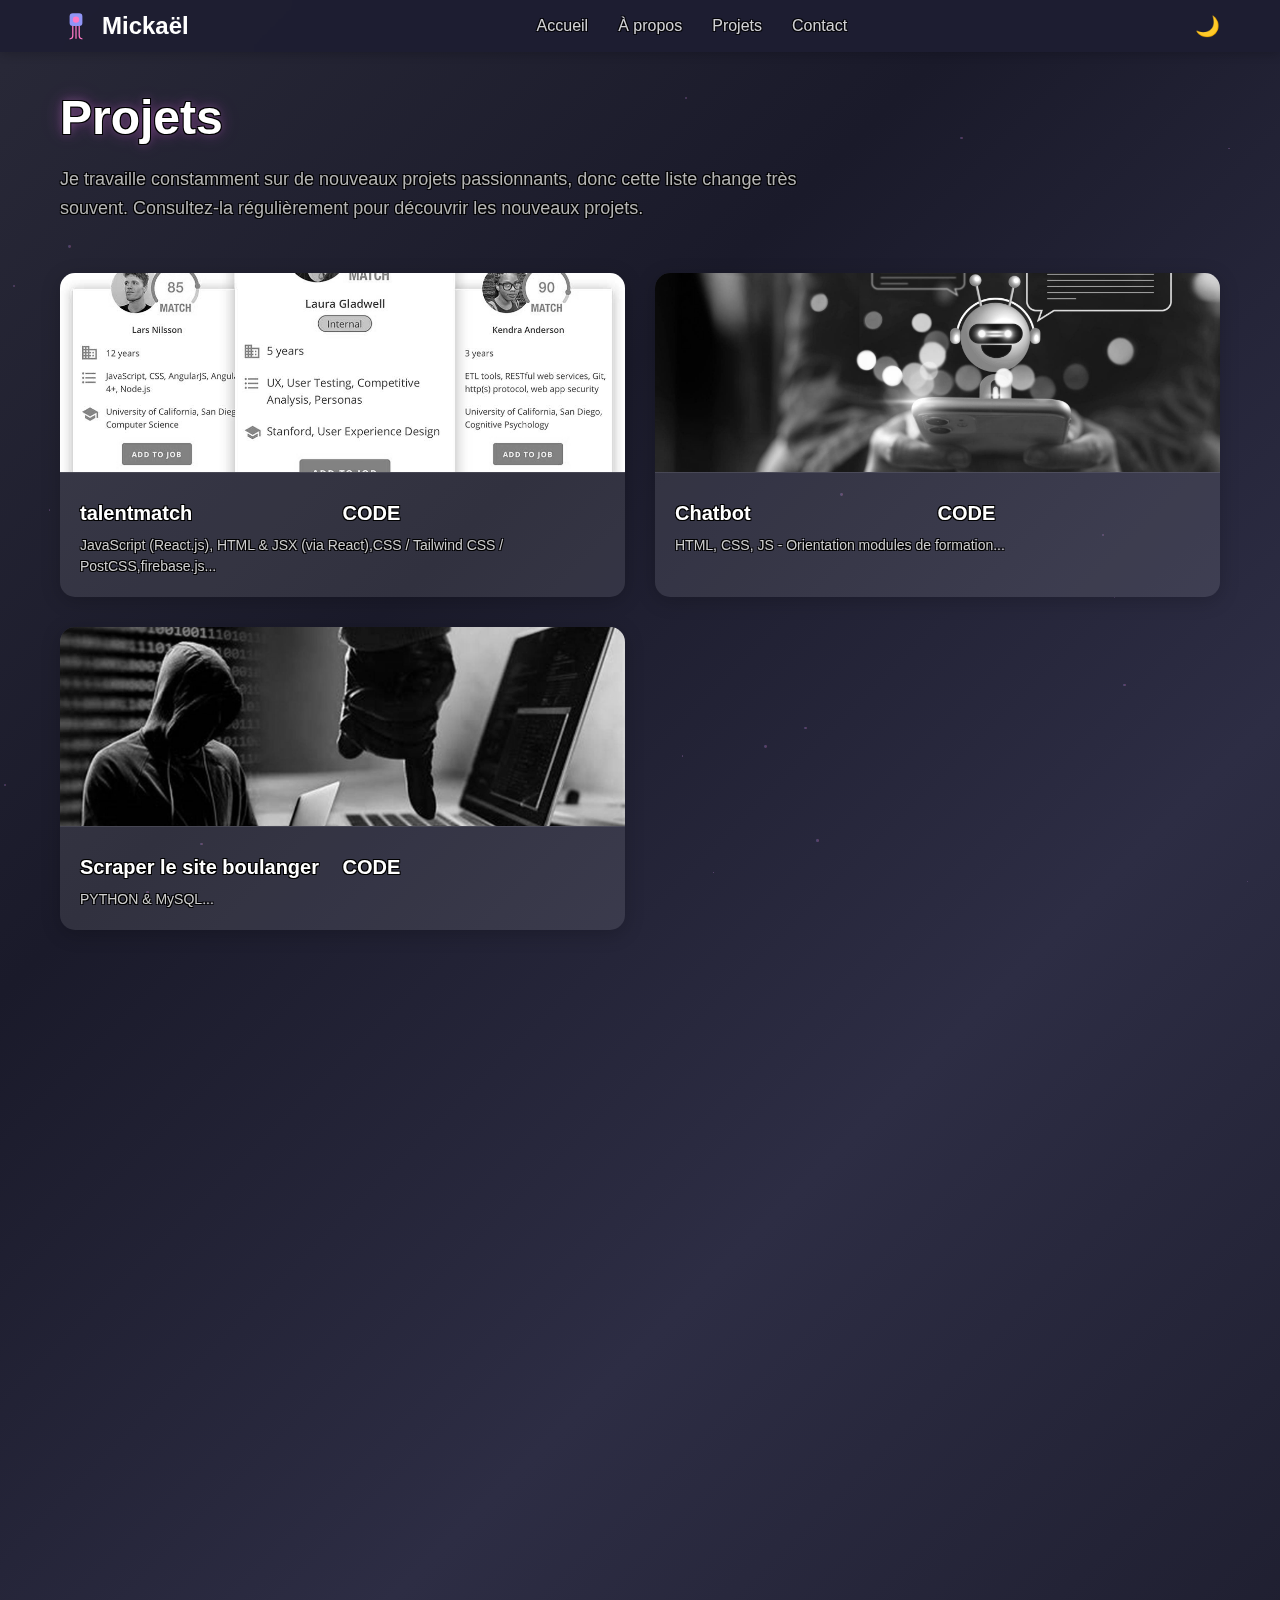
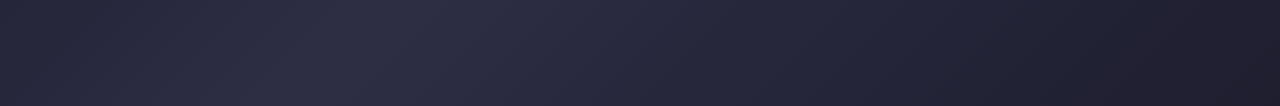
<file: tous-les-projets.html>
<!DOCTYPE html>
<html lang="fr">
<head>
    <meta charset="UTF-8">
    <meta name="viewport" content="width=device-width, initial-scale=1.0">
    <title>Projets</title>
    <style>
        * {
            margin: 0;
            padding: 0;
            box-sizing: border-box;
            font-family: 'Segoe UI', Tahoma, Geneva, Verdana, sans-serif;
        }

        body {
            background: linear-gradient(-45deg, #1e1e2f, #2d2d44, #1a1a2a, #292938);
            background-size: 400% 400%;
            animation: gradientFlow 15s ease infinite;
            min-height: 100vh;
            position: relative;
            overflow-x: hidden;
            padding-top: 70px; /* Espace pour la navbar fixe */
        }

        body::before {
            content: '';
            position: fixed;
            top: 0;
            left: 0;
            width: 100%;
            height: 100%;
            background: url('data:image/svg+xml;utf8,<svg xmlns="http://www.w3.org/2000/svg" width="100" height="100" viewBox="0 0 100 100"><rect width="100" height="100" fill="none"/><path d="M0,0L100,100M100,0L0,100" stroke="rgba(255,255,255,0.03)" stroke-width="0.5"/></svg>');
            filter: blur(50px);
            opacity: 0.1;
            z-index: -1;
        }

        .container {
            max-width: 1200px;
            margin: 0 auto;
            padding: 20px;
        }

        /* Styles pour la nouvelle navigation */
        .navbar {
            position: fixed;
            top: 0;
            left: 0;
            width: 100%;
            background-color: rgba(30, 30, 50, 0.95);
            backdrop-filter: blur(10px);
            -webkit-backdrop-filter: blur(10px);
            z-index: 1000;
            padding: 10px 0;
            box-shadow: 0 2px 10px rgba(0, 0, 0, 0.2);
        }

        .navbar-container {
            display: flex;
            justify-content: space-between;
            align-items: center;
            padding: 0 20px;
            max-width: 1200px;
            margin: 0 auto;
        }

        .logo {
            display: flex;
            align-items: center;
            font-size: 24px;
            font-weight: bold;
            color: white;
            text-decoration: none;
        }

        .logo svg {
            width: 32px;
            height: 32px;
            margin-right: 10px;
        }

        .menu-icon {
            display: none;
            font-size: 24px;
            color: white;
            background: none;
            border: none;
            cursor: pointer;
        }

        .sidebar {
            position: fixed;
            top: 70px;
            left: -250px;
            width: 250px;
            height: calc(100vh - 70px);
            background-color: rgba(30, 30, 50, 0.95);
            backdrop-filter: blur(10px);
            -webkit-backdrop-filter: blur(10px);
            z-index: 999;
            transition: left 0.3s ease;
            overflow-y: auto;
            box-shadow: 3px 0 10px rgba(0, 0, 0, 0.2);
        }

        .sidebar.active {
            left: 0;
        }

        .nav-menu {
            list-style: none;
            padding: 20px 0;
        }

        .nav-menu li {
            padding: 0;
            margin: 0;
        }

        .nav-menu a {
            display: block;
            padding: 15px 30px;
            color: white;
            text-decoration: none;
            font-size: 18px;
            transition: background-color 0.3s;
        }

        .nav-menu a:hover {
            background-color: rgba(255, 255, 255, 0.1);
        }

        .desktop-menu {
            display: flex;
            list-style: none;
        }

        .desktop-menu li {
            margin: 0 15px;
        }

        .desktop-menu a {
            color: white;
            text-decoration: none;
            font-size: 16px;
            opacity: 0.8;
            transition: opacity 0.3s;
        }

        .desktop-menu a:hover {
            opacity: 1;
        }

        .nav-controls {
            display: flex;
            align-items: center;
            gap: 15px;
        }

        .overlay {
            position: fixed;
            top: 0;
            left: 0;
            right: 0;
            bottom: 0;
            background-color: rgba(0, 0, 0, 0.5);
            z-index: 998;
            display: none;
        }

        /* Mode clair pour la navigation */
        body.light-mode .navbar,
        body.light-mode .sidebar {
            background-color: rgba(240, 240, 245, 0.95);
        }

        body.light-mode .logo,
        body.light-mode .menu-icon,
        body.light-mode .nav-menu a,
        body.light-mode .desktop-menu a {
            color: #333;
        }

        /* Media queries pour la navigation */
        @media (min-width: 769px) {
            .menu-icon {
                display: none;
            }
            
            .sidebar {
                display: none;
            }
        }

        @media (max-width: 768px) {
            body {
                padding-top: 60px;
            }
            
            .desktop-menu {
                display: none;
            }
            
            .menu-icon {
                display: block;
            }
        }

        /* Animation pour la navbar au défilement */
        @keyframes navbarShrink {
            0% {
                padding: 15px 0;
            }
            100% {
                padding: 8px 0;
            }
        }

        .navbar.scrolled {
            animation: navbarShrink 0.3s forwards;
            box-shadow: 0 5px 15px rgba(0, 0, 0, 0.1);
        }

        /* Styles existants originaux du fichier projet */
        .dark-mode-toggle {
            background: none;
            border: none;
            color: white;
            font-size: 20px;
            cursor: pointer;
            transition: transform 0.3s;
        }
        
        .dark-mode-toggle:hover {
            transform: rotate(360deg);
        }

        h1 {
            color: #fff;
            font-size: 48px;
            margin-bottom: 20px;
            text-shadow: 0 0 10px rgba(255, 130, 255, 0.3),
                        0 0 20px rgba(255, 130, 255, 0.2),
                        0 0 30px rgba(255, 130, 255, 0.1);
            animation: glowPulse 3s infinite;
        }

        .description {
            color: rgba(255, 255, 255, 0.7);
            font-size: 18px;
            line-height: 1.6;
            margin-bottom: 50px;
            max-width: 800px;
        }

        .projects-grid {
            display: grid;
            grid-template-columns: repeat(2, 1fr);
            gap: 30px;
            position: relative;
        }

        .project-card {
            background: rgba(255, 255, 255, 0.1);
            border-radius: 15px;
            overflow: hidden;
            transition: transform 0.3s, box-shadow 0.3s;
            box-shadow: 0 4px 20px rgba(0, 0, 0, 0.2);
            transform: translateX(200%);
            opacity: 0;
            position: relative;
        }

        .project-card:hover {
            transform: translateY(-10px) scale(1.02);
            box-shadow: 0 15px 30px rgba(145, 149, 246, 0.5),
                    0 5px 15px rgba(255, 120, 196, 0.5);
        }

        .project-card.visible {
            transform: translateX(0);
            opacity: 1;
        }

        .project-image {
            width: 100%;
            height: 200px;
            object-fit: cover;
            border-bottom: 1px solid rgba(255, 255, 255, 0.1);
            transition: transform 0.5s, filter 0.5s;
            filter: grayscale(100%);
        }

        .project-card:hover .project-image {
            transform: scale(1.05);
            filter: grayscale(0%);
        }

        .project-content {
            padding: 20px;
            position: relative;
        }

        .project-title {
            color: white;
            font-size: 20px;
            margin-bottom: 5px;
            display: flex;
            align-items: center;
            justify-content: space-between;
            cursor: pointer;
            position: relative;
            z-index: 2;
        }

        .project-title a {
            color: inherit;
            text-decoration: none;
            display: block;
            width: 100%;
            padding: 5px 0;
            transition: color 0.3s;
        }

        .project-title a:hover {
            color: #FF78C4;
        }

        .project-title span {
            display: inline-flex;
        }

        .project-description {
            color: rgba(255, 255, 255, 0.6);
            font-size: 14px;
            line-height: 1.5;
        }

        footer {
            margin-top: 50px;
            padding: 20px;
            text-align: right;
            color: rgba(255, 255, 255, 0.4);
            font-size: 12px;
        }

        footer a {
            color: rgba(255, 255, 255, 0.6);
            text-decoration: none;
        }

        footer a:hover {
            color: white;
        }

        /* Ajout de subtiles particules métalliques en arrière-plan */
        @keyframes float {
            0% { transform: translateY(0) rotate(0deg); }
            100% { transform: translateY(-10px) rotate(360deg); }
        }

        .particles {
            position: fixed;
            top: 0;
            left: 0;
            width: 100%;
            height: 100%;
            pointer-events: none;
            z-index: -1;
        }

        .particle {
            position: absolute;
            width: 2px;
            height: 2px;
            background: linear-gradient(to right, #9195F6, #FF78C4);
            border-radius: 50%;
            opacity: 0.3;
            animation: float 8s infinite alternate;
        }

        /* Animation gradient de fond */
        @keyframes gradientFlow {
            0% { background-position: 0% 50%; }
            50% { background-position: 100% 50%; }
            100% { background-position: 0% 50%; }
        }

        /* Effet néon sur le titre */
        @keyframes glowPulse {
            0% {
                text-shadow: 0 0 10px rgba(255, 130, 255, 0.3),
                             0 0 20px rgba(255, 130, 255, 0.2);
            }
            50% {
                text-shadow: 0 0 20px rgba(255, 130, 255, 0.5),
                             0 0 40px rgba(255, 130, 255, 0.4),
                             0 0 60px rgba(255, 130, 255, 0.3);
            }
            100% {
                text-shadow: 0 0 10px rgba(255, 130, 255, 0.3),
                             0 0 20px rgba(255, 130, 255, 0.2);
            }
        }

        /* Animation de correction de texte */
        @keyframes textCorrection {
            0% { opacity: 0; }
            20% { opacity: 1; }
            80% { opacity: 1; }
            100% { opacity: 0; }
        }

        .project-card::before {
            content: '';
            position: absolute;
            top: 0;
            left: 0;
            width: 100%;
            height: 100%;
            background: linear-gradient(135deg, rgba(145, 149, 246, 0.2), rgba(255, 120, 196, 0.2));
            opacity: 0;
            transition: opacity 0.4s;
            z-index: 1;
        }

        .project-card:hover::before {
            opacity: 1;
        }

        /* Mode clair pour le texte */
        body.light-mode {
            background: linear-gradient(-45deg, #f0f0f5, #e0e0e5, #d0d0d5, #e0e0e5);
            color: #333;
        }
        
        body.light-mode h1, 
        body.light-mode h2,
        body.light-mode h3,
        body.light-mode .project-title {
            color: #333;
        }
        
        body.light-mode p,
        body.light-mode .project-description {
            color: #555;
        }
        
        body.light-mode nav ul li a {
            color: #333;
        }

        /* Animation pour l'effet de correction automatique de texte */
        .text-correction {
            position: absolute;
            top: 0;
            left: 0;
            width: 100%;
            height: 100%;
            background: rgba(0, 0, 0, 0.7);
            display: flex;
            justify-content: center;
            align-items: center;
            opacity: 0;
            pointer-events: none;
            z-index: 5;
        }

        .text-correction span {
            color: #FF78C4;
            font-size: 16px;
            font-family: monospace;
            white-space: nowrap;
        }

        .typing-cursor {
            display: inline-block;
            width: 2px;
            height: 20px;
            background-color: #FF78C4;
            margin-left: 4px;
            animation: blink 0.7s infinite;
        }

        @keyframes blink {
            0%, 100% { opacity: 1; }
            50% { opacity: 0; }
        }

        .project-card:hover .text-correction {
            animation: textCorrection 2s forwards;
        }

        /* À ajouter dans les deux fichiers - Amélioration du contraste texte/fond */

        /* Styles communs pour le mode sombre (par défaut) */
        body {
            background: linear-gradient(-45deg, #1e1e2f, #2d2d44, #1a1a2a, #292938);
            color: #fff;
        }

        h1, h2, h3, .project-title {
            color: #fff;
            text-shadow: 0 0 10px rgba(255, 130, 255, 0.3),
                        0 0 20px rgba(255, 130, 255, 0.2),
                        0 0 30px rgba(255, 130, 255, 0.1);
        }

        p, .project-description {
            color: rgba(255, 255, 255, 0.8);
        }

        /* Styles pour le mode clair */
        body.light-mode {
            background: linear-gradient(-45deg, #f0f0f5, #e0e0e5, #d0d0d5, #e0e0e5);
            color: #333;
        }

        body.light-mode h1, 
        body.light-mode h2, 
        body.light-mode h3,
        body.light-mode .project-title {
            color: #333;
            text-shadow: 0 0 10px rgba(255, 130, 255, 0.1),
                        0 0 20px rgba(255, 130, 255, 0.1);
        }

        body.light-mode p,
        body.light-mode .project-description {
            color: #333;
        }

        /* Amélioration du contraste pour les textes en mode clair */
        body.light-mode .text-correction span {
            color: #FF78C4;
            background-color: rgba(0, 0, 0, 0.7);
        }

        /* Arrière-plans avec contours plus visibles en mode clair */
        body.light-mode .projects-grid .project-card,
        body.light-mode .navbar,
        body.light-mode .sidebar,
        body.light-mode header {
            background-color: rgba(255, 255, 255, 0.6);
            border: 1px solid rgba(0, 0, 0, 0.1);
            box-shadow: 0 4px 15px rgba(0, 0, 0, 0.1);
        }

        /* Amélioration de la lisibilité des liens */
        body.light-mode .menu li a,
        body.light-mode .desktop-menu a,
        body.light-mode .nav-menu a {
            color: #222;
        }

        body.light-mode .project-title a {
            color: #222;
        }

        /* Ajout d'une transition fluide lors du changement de mode */
        body, 
        .navbar, 
        .sidebar, 
        .container, 
        .project-card,
        h1, h3, p, a {
            transition: background-color 0.5s ease, color 0.5s ease, box-shadow 0.5s ease, text-shadow 0.5s ease;
        }

        /* Ajoutez ces styles pour le mode sombre (texte blanc avec contour noir) */
        h1, h3, p, .project-title, .project-description, .desktop-menu a, .nav-menu a {
            text-shadow: -1px -1px 0 #000, 1px -1px 0 #000, -1px 1px 0 #000, 1px 1px 0 #000;
        }

        /* Renforcer la visibilité des titres en mode sombre */
        h1, h3 {
            text-shadow: -1px -1px 0 #000, 1px -1px 0 #000, -1px 1px 0 #000, 1px 1px 0 #000,
                        0 0 10px rgba(255, 130, 255, 0.3),
                        0 0 20px rgba(255, 130, 255, 0.2),
                        0 0 30px rgba(255, 130, 255, 0.1);
        }

        /* Supprimer les ombres de texte en mode clair */
        body.light-mode h1,  
        body.light-mode h3,
        body.light-mode p, 
        body.light-mode .project-title,
        body.light-mode .project-description,
        body.light-mode .desktop-menu a,
        body.light-mode .nav-menu a {
            text-shadow: none;
            color: #333;
        }
    </style>
</head>
<body>
    <div class="particles" id="particles"></div>
    <div class="container">
        <!-- Overlay pour fermer le menu sur mobile -->
        <div class="overlay" id="overlay"></div>

        <!-- Navbar fixe style Sonna -->
        <nav class="navbar">
            <div class="navbar-container">
                <a href="#" class="logo">
                    <svg xmlns="http://www.w3.org/2000/svg" viewBox="0 0 50 50" fill="#FF78C4">
                        <rect x="15" y="5" width="20" height="20" rx="5" fill="#9195F6" />
                        <circle cx="25" cy="15" r="5" fill="#FF78C4" />
                        <path d="M20,25 L20,40 Q20,45 15,45" stroke="#FF78C4" stroke-width="2" fill="none" />
                        <path d="M25,25 L25,45" stroke="#FF78C4" stroke-width="2" fill="none" />
                        <path d="M30,25 L30,40 Q30,45 35,45" stroke="#FF78C4" stroke-width="2" fill="none" />
                    </svg>
                    <span>Mickaël</span>
                </a>
                
                <ul class="desktop-menu">
                    <li><a href="index.html">Accueil</a></li>
                    <li><a href="a-propos.html">À propos</a></li>
                    <li><a href="tous-les-projets.html">Projets</a></li>
                    <li><a href="index.html#contact">Contact</a></li>
                </ul>
                
                <div class="nav-controls">
                    <button class="menu-icon" id="menuToggle">☰</button>
                    <button class="dark-mode-toggle" id="darkModeToggle">🌙</button>
                </div>
            </div>
        </nav>

        <!-- Sidebar menu pour mobile -->
        <div class="sidebar" id="sidebar">
            <ul class="nav-menu">
                <li><a href="index.html">Accueil</a></li>
                <li><a href="a-propos.html">À propos</a></li>
                <li><a href="tous-les-projets.html">Projets</a></li>
                <li><a href="index.html#contact">Contact</a></li>
            </ul>
        </div>

        <h1>Projets</h1>
        <p class="description">Je travaille constamment sur de nouveaux projets passionnants, donc cette liste change très souvent. Consultez-la régulièrement pour découvrir les nouveaux projets.</p>
        
        <div class="projects-grid">
            <div class="project-card">
                <img src="image/ftr-Discoverability.jpg" class="project-image" alt="Chatbot Intelligent">
                <div class="project-content">
                    <h3 class="project-title">
                        <a href="pdfs/Présentation de projet entreprise moderne dégradé bleu -1.pdf">talentmatch </a>
                        <a href="downloads/hackathon-main.zip">CODE</a>
                    </h3>
                    <p class="project-description">JavaScript (React.js), HTML & JSX (via React),CSS / Tailwind CSS / PostCSS,firebase.js...</p>
                    <div class="text-correction">
                        <span>CLIQUEZ soit sur Chatbot Intelligent... ou code !</span>
                        <div class="typing-cursor"></div>
                    </div>
                </div>
            </div>
            <div class="project-card">
                <img src="image/chatting.jpg" class="project-image" alt="Chatbot Intelligent">
                <div class="project-content">
                    <h3 class="project-title">
                        <a href="pdfs/Présentation de projet entreprise moderne dégradé bleu -1.pdf">Chatbot </a>
                        <a href="downloads/chatbot.zip">CODE</a>
                    </h3>
                    <p class="project-description">HTML, CSS, JS - Orientation modules de formation...</p>
                    <div class="text-correction">
                        <span>CLIQUEZ soit sur Chatbot Intelligent... ou code !</span>
                        <div class="typing-cursor"></div>
                    </div>
                </div>
            </div>
            <div class="project-card">
                <img src="image/OIP.jpeg" class="project-image" alt="Scraper Boulanger">
                <div class="project-content">
                    <h3 class="project-title">
                        <a href="pdfs/PROJET_FINAL_DATA.docx">Scraper le site boulanger</a>
                        <a href="downloads/projet_final.zip">CODE</a>
                    </h3>
                    <p class="project-description">PYTHON & MySQL...</p>
                    <div class="text-correction">
                        <span>CLIQUEZ soit sur Scraper le site... ou code !</span>
                        <div class="typing-cursor"></div>
                    </div>
                </div>
            </div>

            <div class="project-card">
                <img src="image/java-programming.webp" class="project-image" alt="Gestion d'utilisateur">
                <div class="project-content">
                    <h3 class="project-title">
                        <a href="pdfs/Analyse de l.docx">Gestion d'utilisateur</a>
                        <a href="downloads/javafx-app.rar">CODE</a>
                    </h3>
                    <p class="project-description">JAVA & MAVEN ...</p>
                    <div class="text-correction">
                        <span>CLIQUEZ soit sur Gestion d'utilis... ou code !</span>
                        <div class="typing-cursor"></div>
                    </div>
                </div>
            </div>

            <div class="project-card">
                <img src="image/pacman-arcade.jpg" class="project-image" alt="Pac-man">
                <div class="project-content">
                    <h3 class="project-title">
                        <a href="pdfs/Presentation1.pptx" download="Pac-Man_Presentation.pptx">Pac-man</a>
                        <a href="downloads/pacman0.rar">CODE</a>
                    </h3>
                    <p class="project-description">C & ALEGRO...</p>
                    <div class="text-correction">
                        <span>CLIQUEZ soit sur Pac-m... ou code !</span>
                        <div class="typing-cursor"></div>
                    </div>
                </div>
            </div>

            <div class="project-card">
                <img src="image/IMG_0669 - Copie.jpg" class="project-image" alt="Bibliothèque en ligne">
                <div class="project-content">
                    <h3 class="project-title">
                        <a href="pdfs/Analyse complète du système de gestion de bibliothèque.docx">Bibliothèque en ligne</a>
                        <a href="downloads/sitedev (2).zip">CODE</a>
                    </h3>
                    <p class="project-description">HTML, CSS, JS, PHP, Bootstrap 5, Font Awesome 6, MySQL...</p>
                    <div class="text-correction">
                        <span>CLIQUEZ soit sur Bibliothèque en... ou code !</span>
                        <div class="typing-cursor"></div>
                    </div>
                </div>
            </div>

            <div class="project-card">
                <img src="image/portfolio.webp" class="project-image" alt="Portfolio">
                <div class="project-content">
                    <h3 class="project-title">
                        <a href="pdfs/projet-portfolio.pptx">PORTFOLIO</a>
                        <a href="downloads/sitedev (2).zip">CODE</a>
                    </h3>
                    <p class="project-description">HTML, CSS, JS...</p>
                    <div class="text-correction">
                        <span>CLIQUEZ soit sur Portfolio... ou code !</span>
                        <div class="typing-cursor"></div>
                    </div>
                </div>
            </div>
        </div>

        <footer>
            
        </footer>
    </div>

    <script>
        // Initialisation de la navigation et du menu mobile
        function initNavigation() {
            const menuToggle = document.getElementById('menuToggle');
            const sidebar = document.getElementById('sidebar');
            const overlay = document.getElementById('overlay');
            const menuLinks = document.querySelectorAll('.nav-menu a');
            
            if (!menuToggle || !sidebar || !overlay) return;
            
            // Fonction pour ouvrir/fermer le menu
            function toggleMenu() {
                sidebar.classList.toggle('active');
                
                if (sidebar.classList.contains('active')) {
                    overlay.style.display = 'block';
                    menuToggle.textContent = '✕';
                } else {
                    overlay.style.display = 'none';
                    menuToggle.textContent = '☰';
                }
            }
            
            // Événement pour le bouton du menu
            menuToggle.addEventListener('click', toggleMenu);
            
            // Fermer le menu en cliquant sur l'overlay
            overlay.addEventListener('click', toggleMenu);
            
            // Fermer le menu en cliquant sur un lien
            menuLinks.forEach(link => {
                link.addEventListener('click', function() {
                    if (sidebar.classList.contains('active')) {
                        toggleMenu();
                    }
                });
            });
            
            // Animation navbar au scroll
            window.addEventListener('scroll', () => {
                const navbar = document.querySelector('.navbar');
                if (navbar) {
                    if (window.scrollY > 50) {
                        navbar.classList.add('scrolled');
                    } else {
                        navbar.classList.remove('scrolled');
                    }
                }
            });
        }

        // Créer des particules métalliques en arrière-plan
        function createParticles() {
            const particlesContainer = document.getElementById('particles');
            const particleCount = 50;
            
            for (let i = 0; i < particleCount; i++) {
                const particle = document.createElement('div');
                particle.classList.add('particle');
                
                // Position aléatoire
                const posX = Math.random() * 100;
                const posY = Math.random() * 100;
                
                // Taille aléatoire
                const size = Math.random() * 3;
                
                // Délai d'animation aléatoire
                const delay = Math.random() * 5;
                
                particle.style.left = `${posX}%`;
                particle.style.top = `${posY}%`;
                particle.style.width = `${size}px`;
                particle.style.height = `${size}px`;
                particle.style.animationDelay = `${delay}s`;
                particle.style.animationDuration = `${8 + Math.random() * 10}s`;
                
                particlesContainer.appendChild(particle);
            }
        }
        
        // Fonction pour prévisualiser les documents Office
        function showPreview(file) {
            const previewUrl = `https://view.officeapps.live.com/op/embed.aspx?src=${window.location.href.split('/').slice(0,-1).join('/')}/${file}`;
            window.open(previewUrl, '_blank');
        }

        // Fonction pour le toggle mode sombre/clair - Adaptée pour la nouvelle structure
        function setupDarkModeToggle() {
            const toggle = document.getElementById('darkModeToggle');
            if (!toggle) return;
            
            // Vérifier le thème enregistré
            const savedTheme = localStorage.getItem('theme');
            if (savedTheme === 'light') {
                document.body.classList.add('light-mode');
                toggle.textContent = '☀️';
            } else {
                document.body.classList.remove('light-mode');
                toggle.textContent = '🌙';
            }
            
            toggle.addEventListener('click', () => {
                if (toggle.textContent === '🌙') {
                    toggle.textContent = '☀️';
                    document.body.classList.add('light-mode');
                    localStorage.setItem('theme', 'light');
                } else {
                    toggle.textContent = '🌙';
                    document.body.classList.remove('light-mode');
                    localStorage.setItem('theme', 'dark');
                }
            });
        }

        // Animation des cartes de projet
        function animateCards() {
            const cards = document.querySelectorAll('.project-card');
            
            cards.forEach((card, index) => {
                setTimeout(() => {
                    card.classList.add('visible');
                }, 300 * index); // Délai progressif pour l'effet de "locomotive"
            });
        }

        // Animation "3D Tilt" pour les cartes de projets
        function setupCardTilt() {
            const cards = document.querySelectorAll('.project-card');
            
            cards.forEach(card => {
                card.addEventListener('mousemove', (e) => {
                    const cardRect = card.getBoundingClientRect();
                    const cardCenterX = cardRect.left + cardRect.width / 2;
                    const cardCenterY = cardRect.top + cardRect.height / 2;
                    
                    const mouseX = e.clientX - cardCenterX;
                    const mouseY = e.clientY - cardCenterY;
                    
                    const rotateX = (mouseY / cardRect.height * 15).toFixed(2);
                    const rotateY = (mouseX / cardRect.width * -15).toFixed(2);
                    
                    card.style.transform = `perspective(1000px) rotateX(${rotateX}deg) rotateY(${rotateY}deg)`;
                });
                
                card.addEventListener('mouseleave', () => {
                    card.style.transform = '';
                    setTimeout(() => {
                        if (!card.matches(':hover')) {
                            card.classList.add('visible');
                        }
                    }, 300);
                });
            });
        }

        // Exécution au chargement de la page
        window.addEventListener('DOMContentLoaded', () => {
            // Initialiser la navigation
            initNavigation();
            
            // Fonctions existantes
            createParticles();
            setupDarkModeToggle();
            animateCards();
            setupCardTilt();
            
            // Animation d'entrée pour les cartes de projet
            const cards = document.querySelectorAll('.project-card');
            
            const observer = new IntersectionObserver((entries) => {
                entries.forEach((entry, index) => {
                    if (entry.isIntersecting) {
                        setTimeout(() => {
                            entry.target.classList.add('visible');
                        }, 150 * index);
                    }
                });
            }, { threshold: 0.1 });
            
            cards.forEach(card => {
                observer.observe(card);
            });
        });
    </script>
</body>
</html>
</file>
